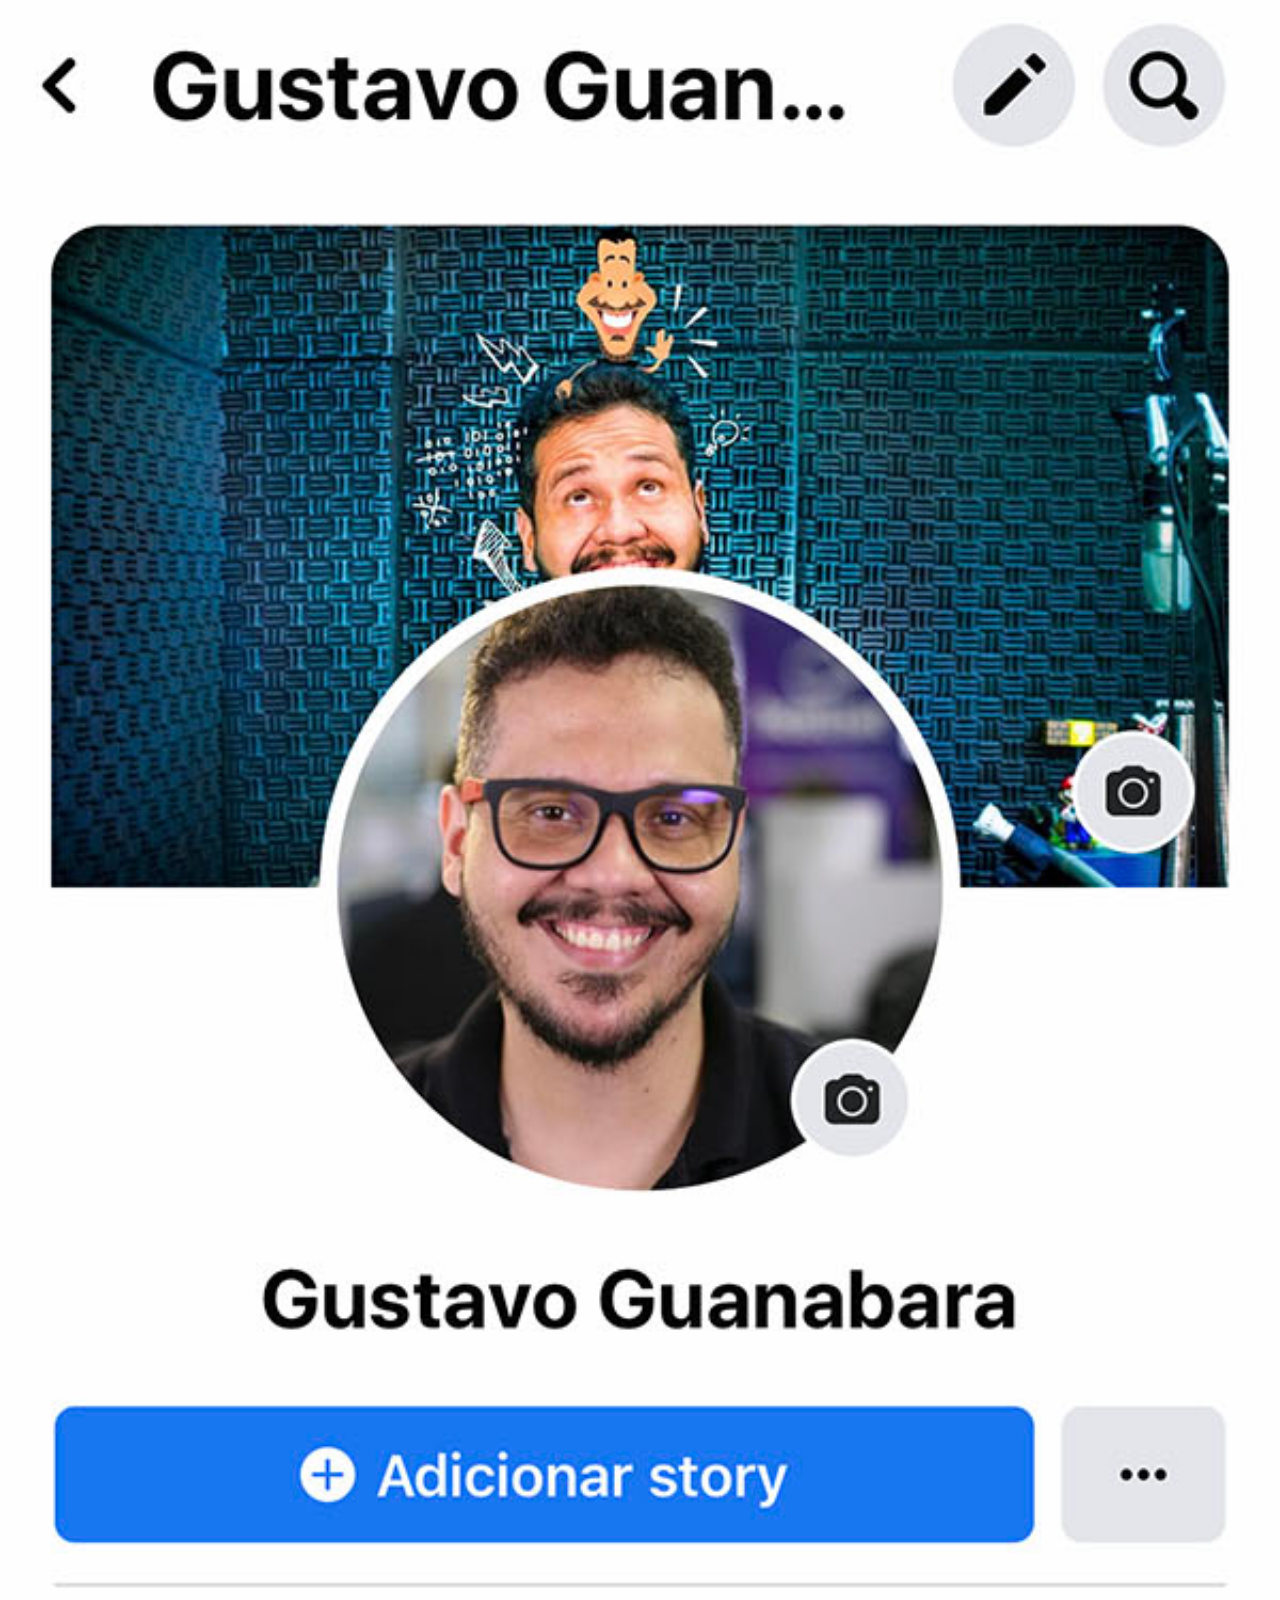
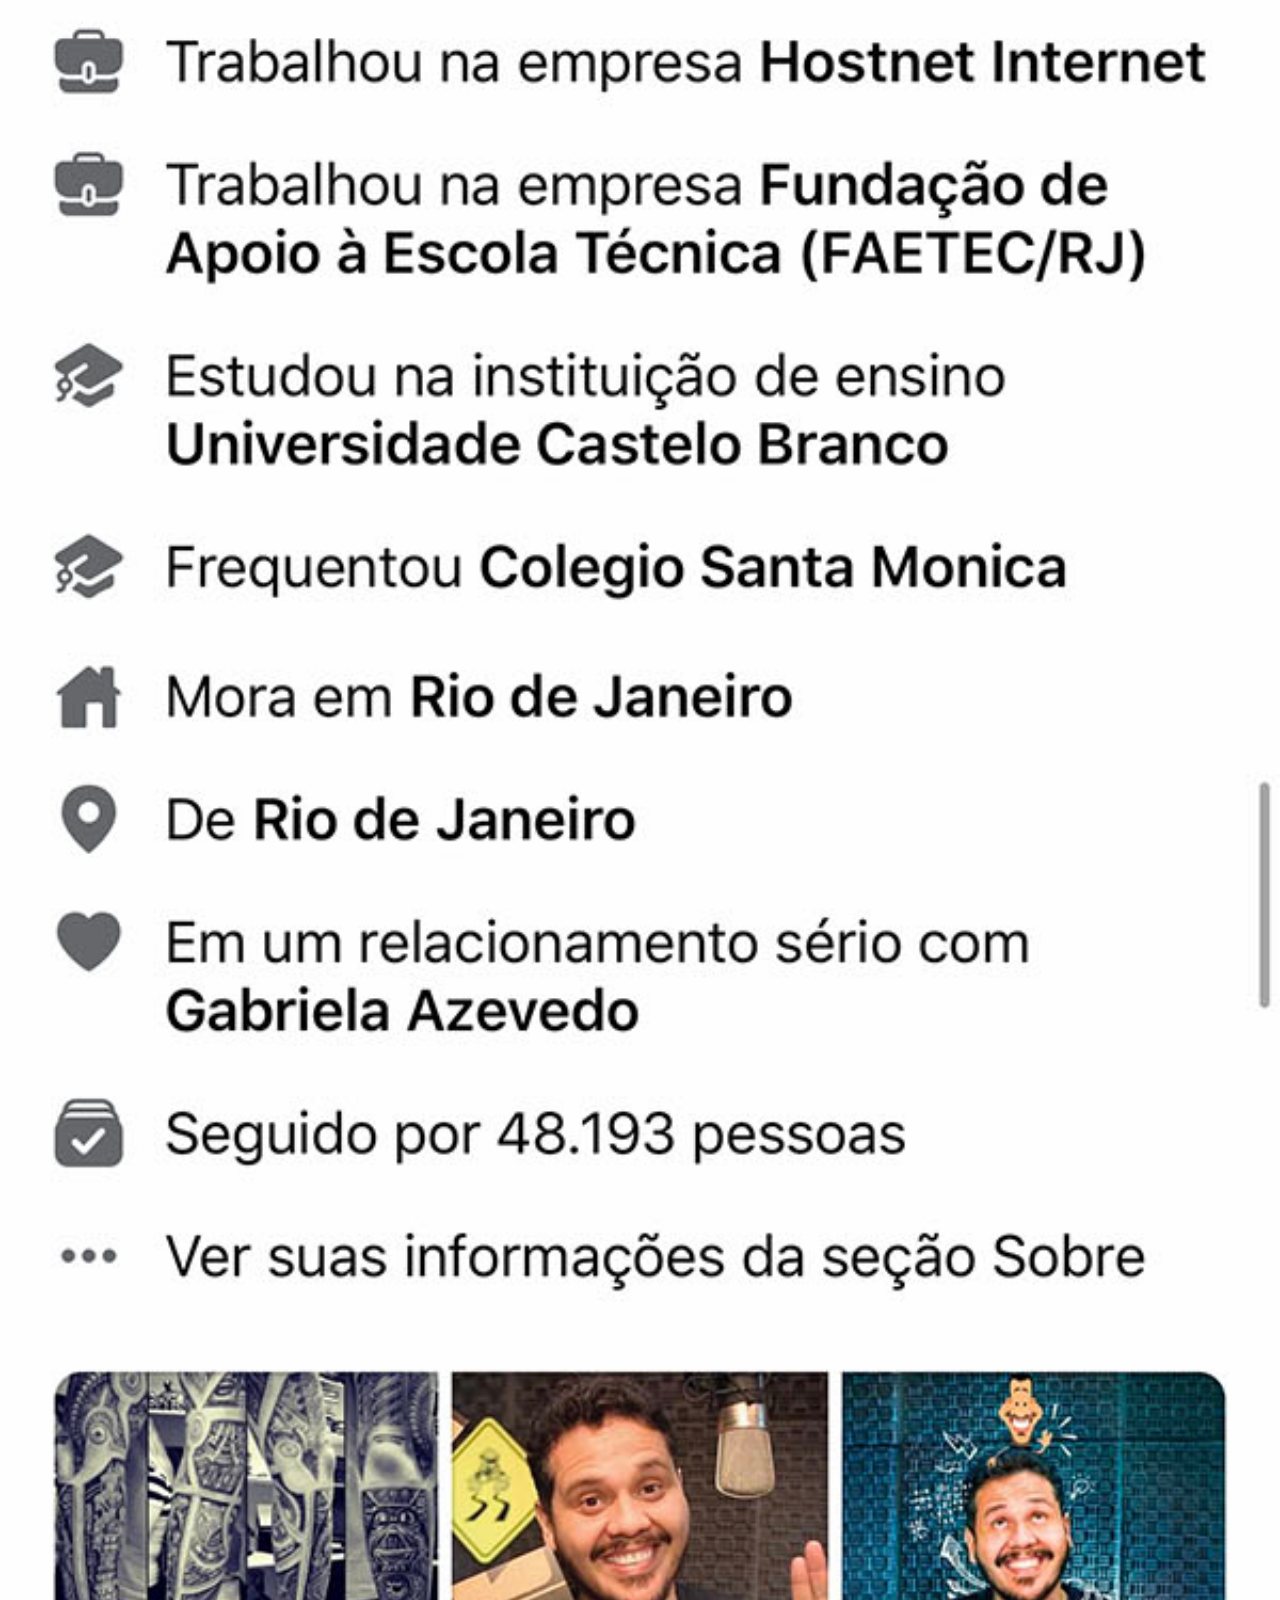
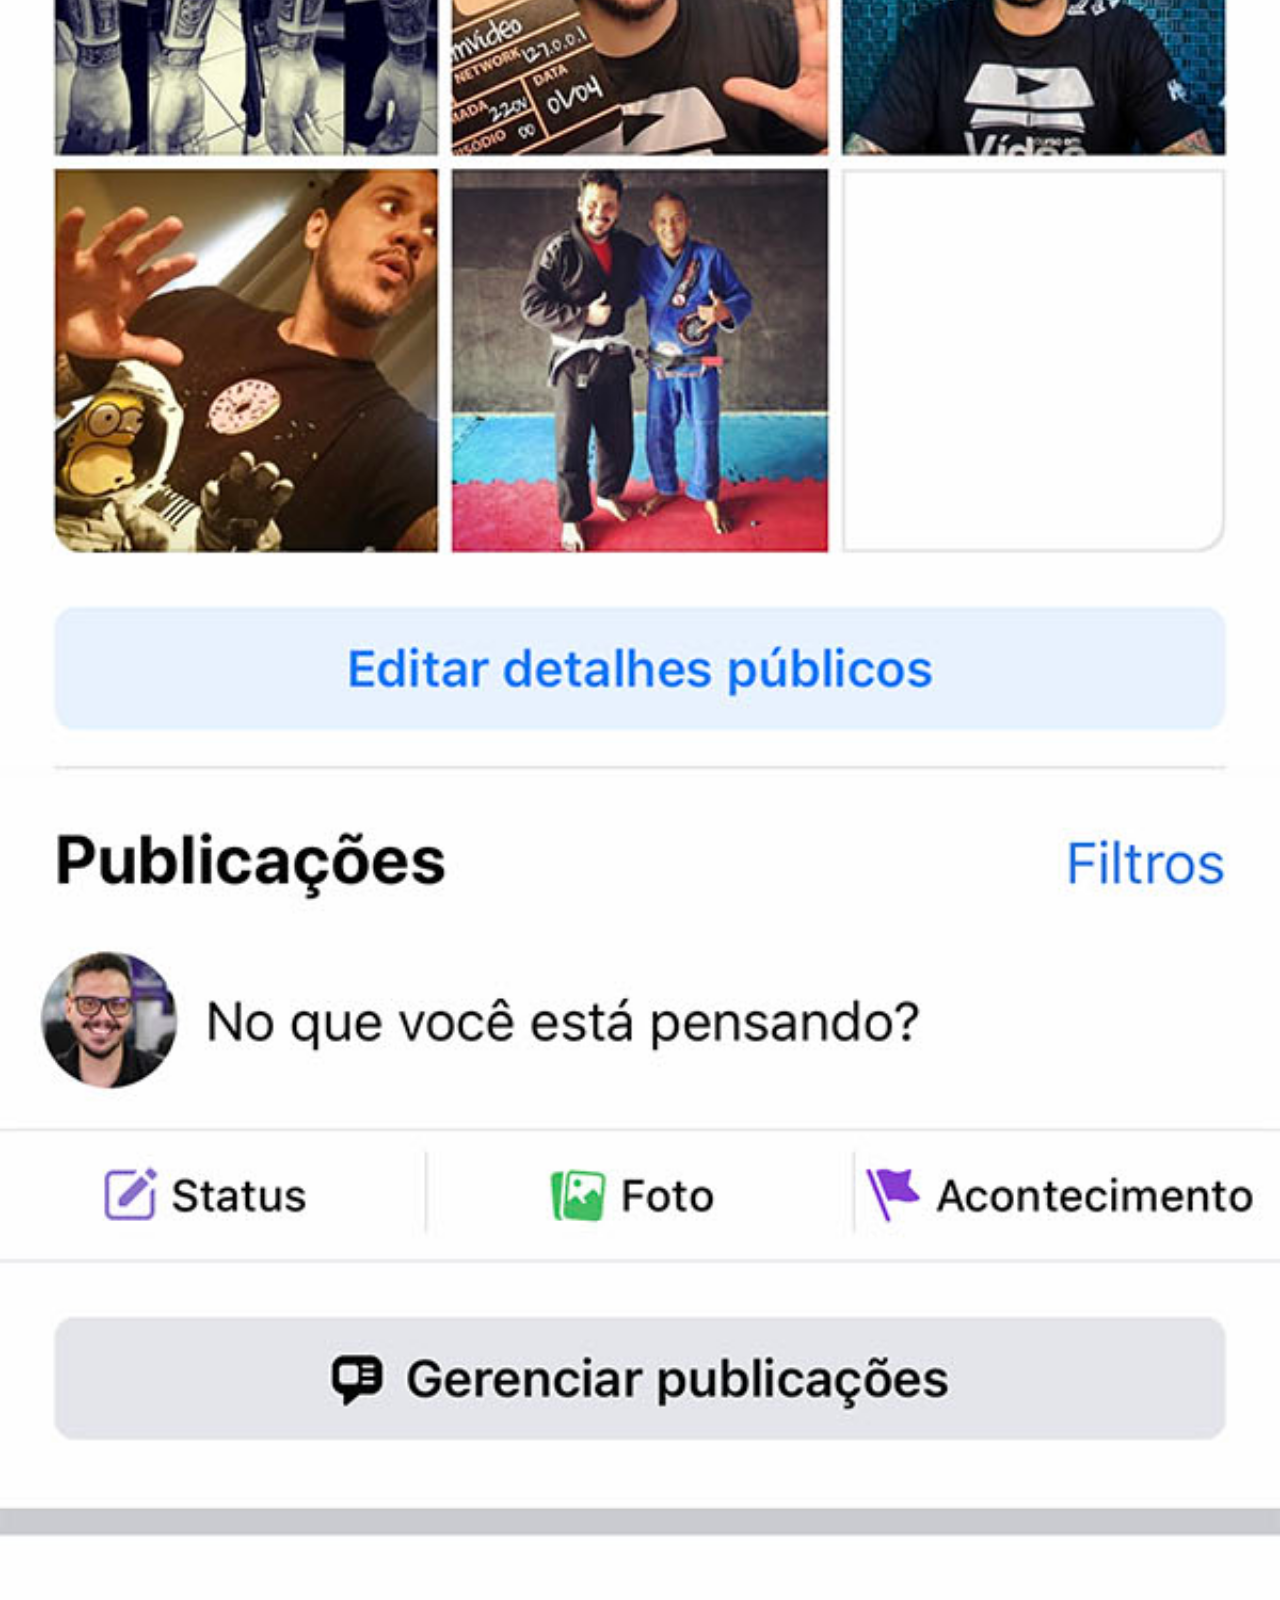
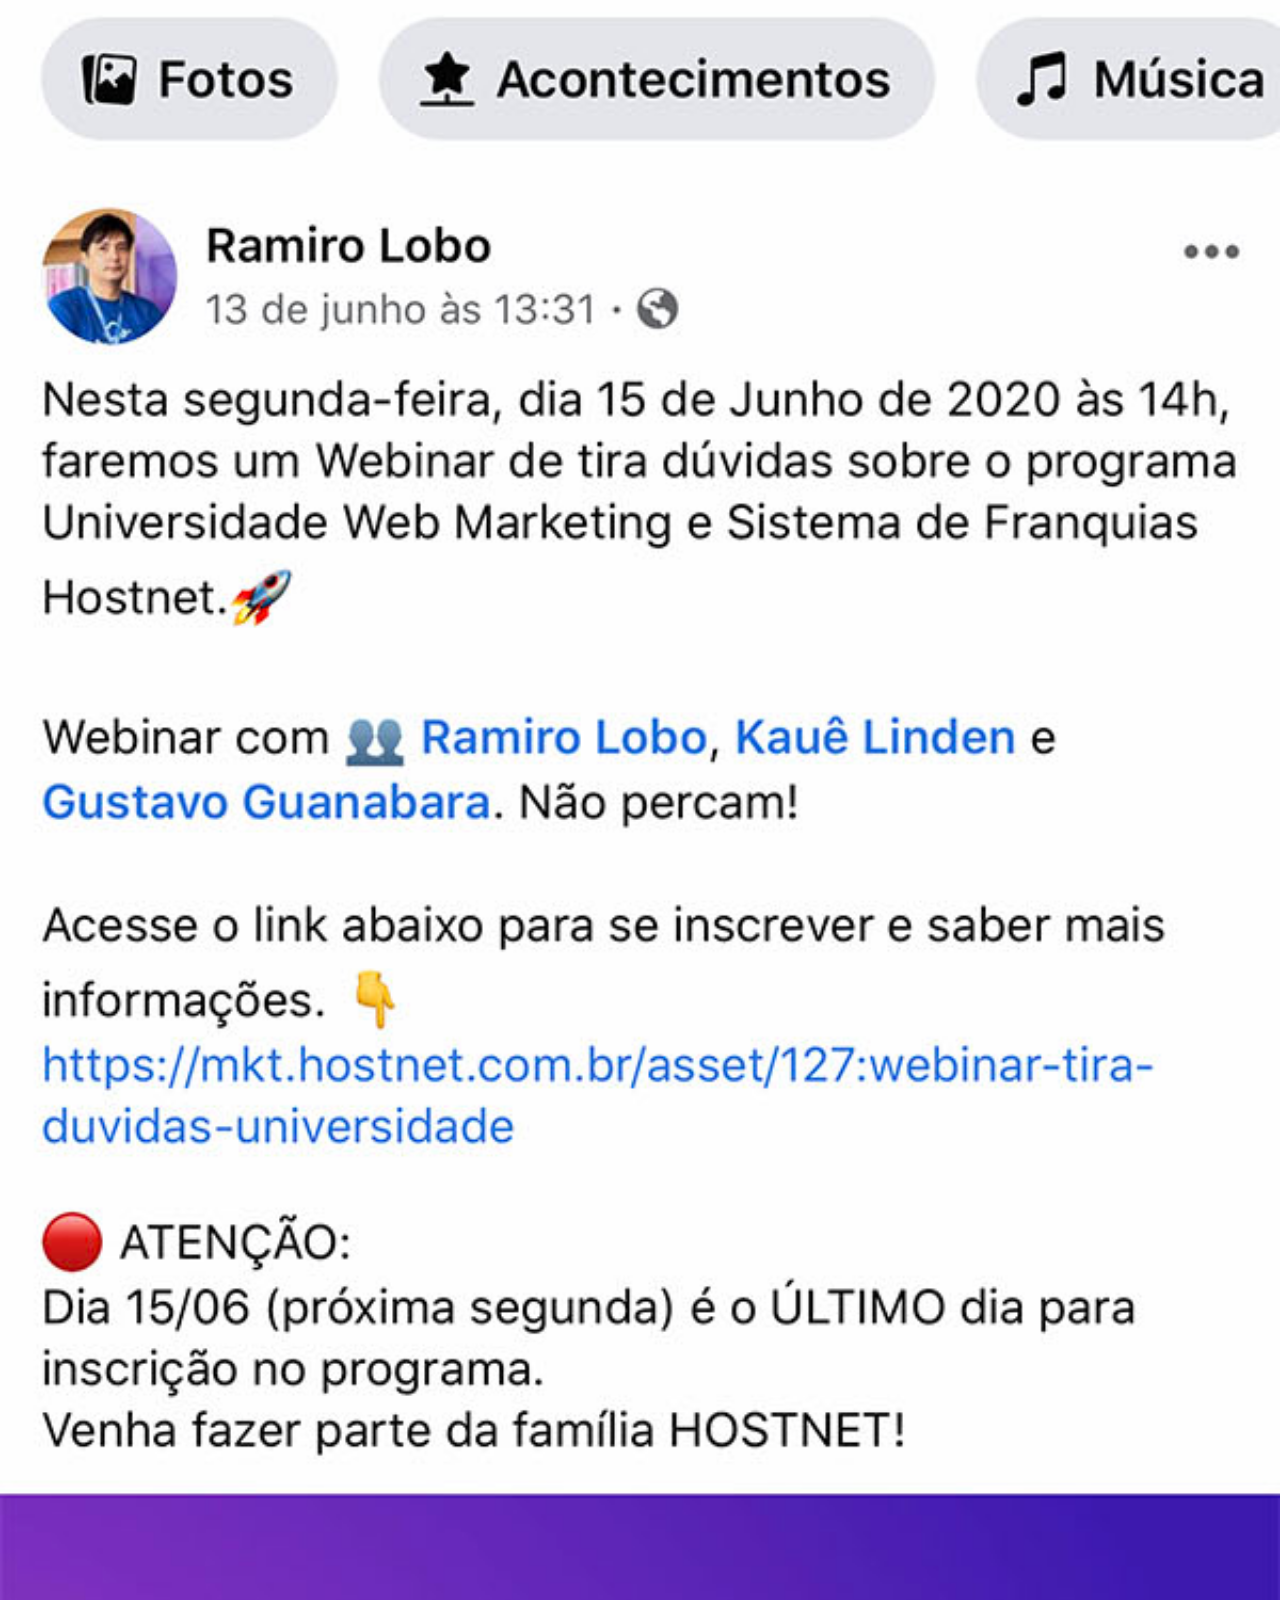
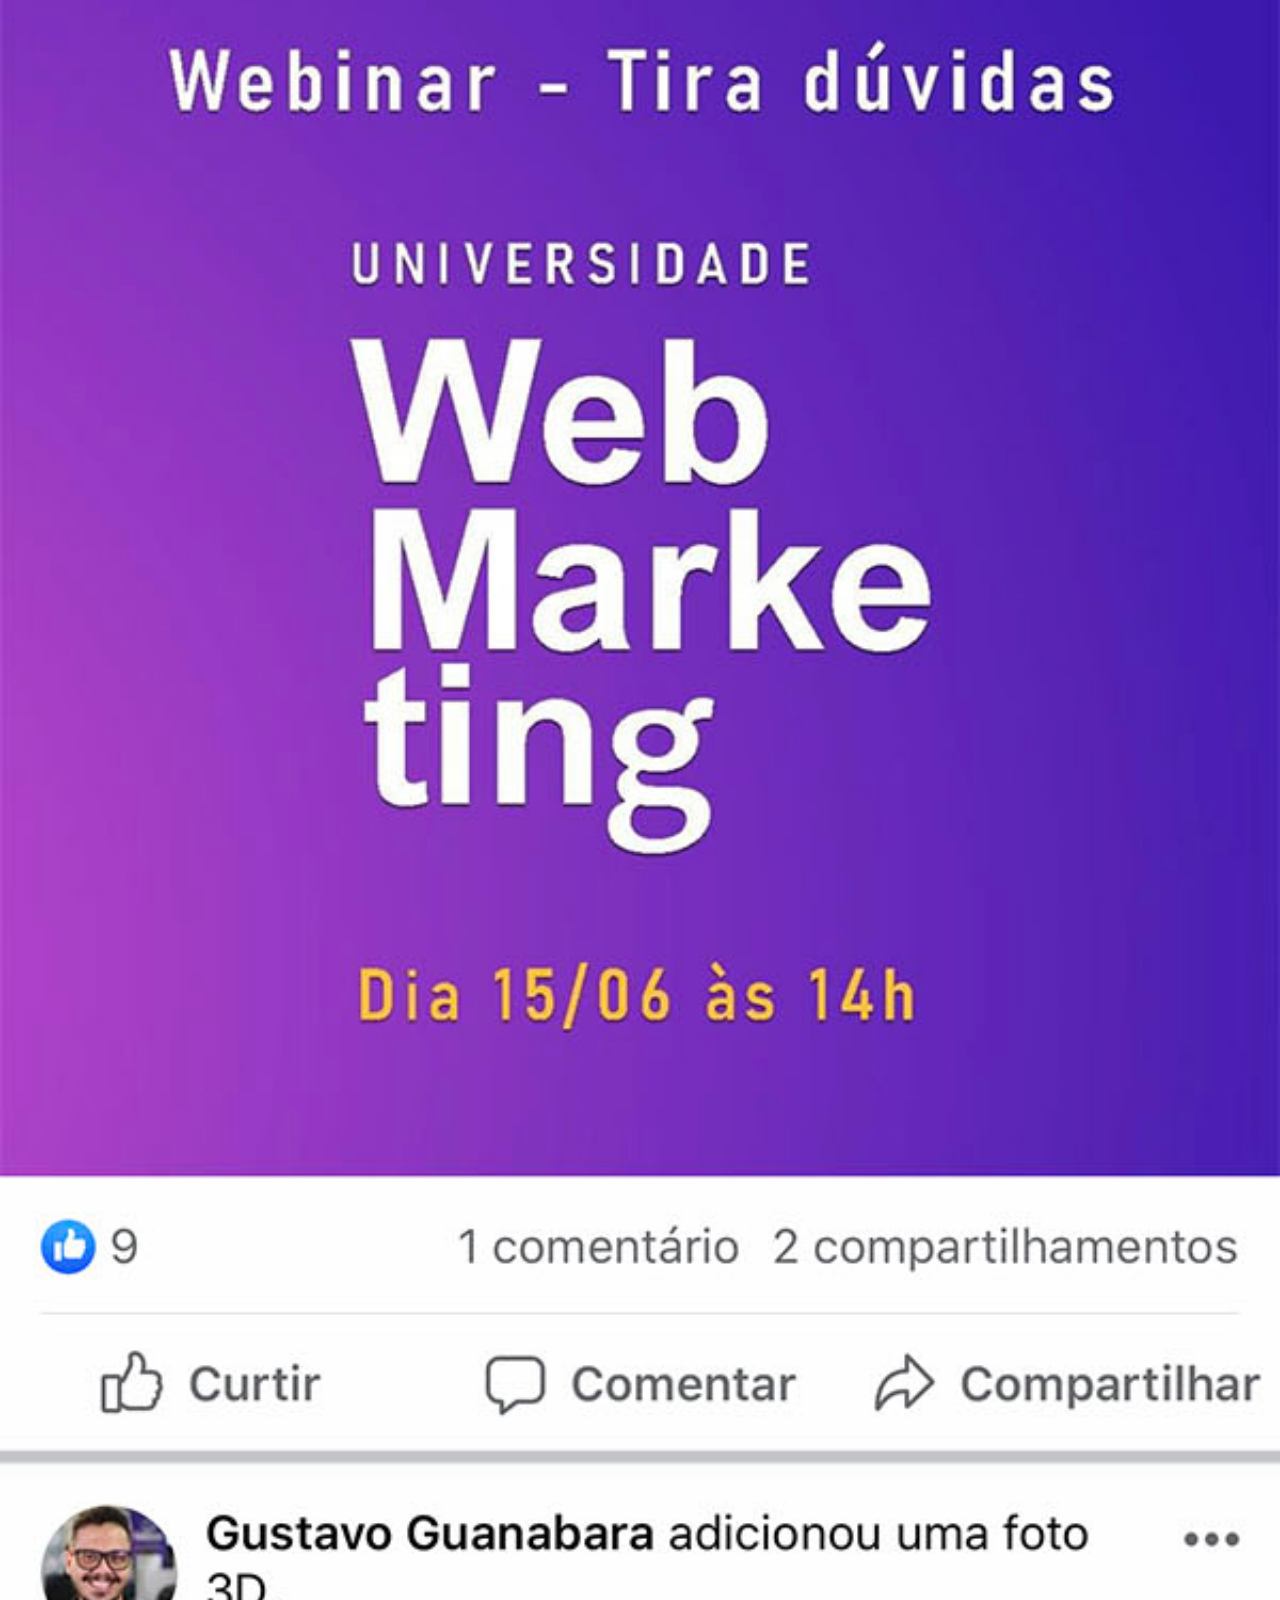
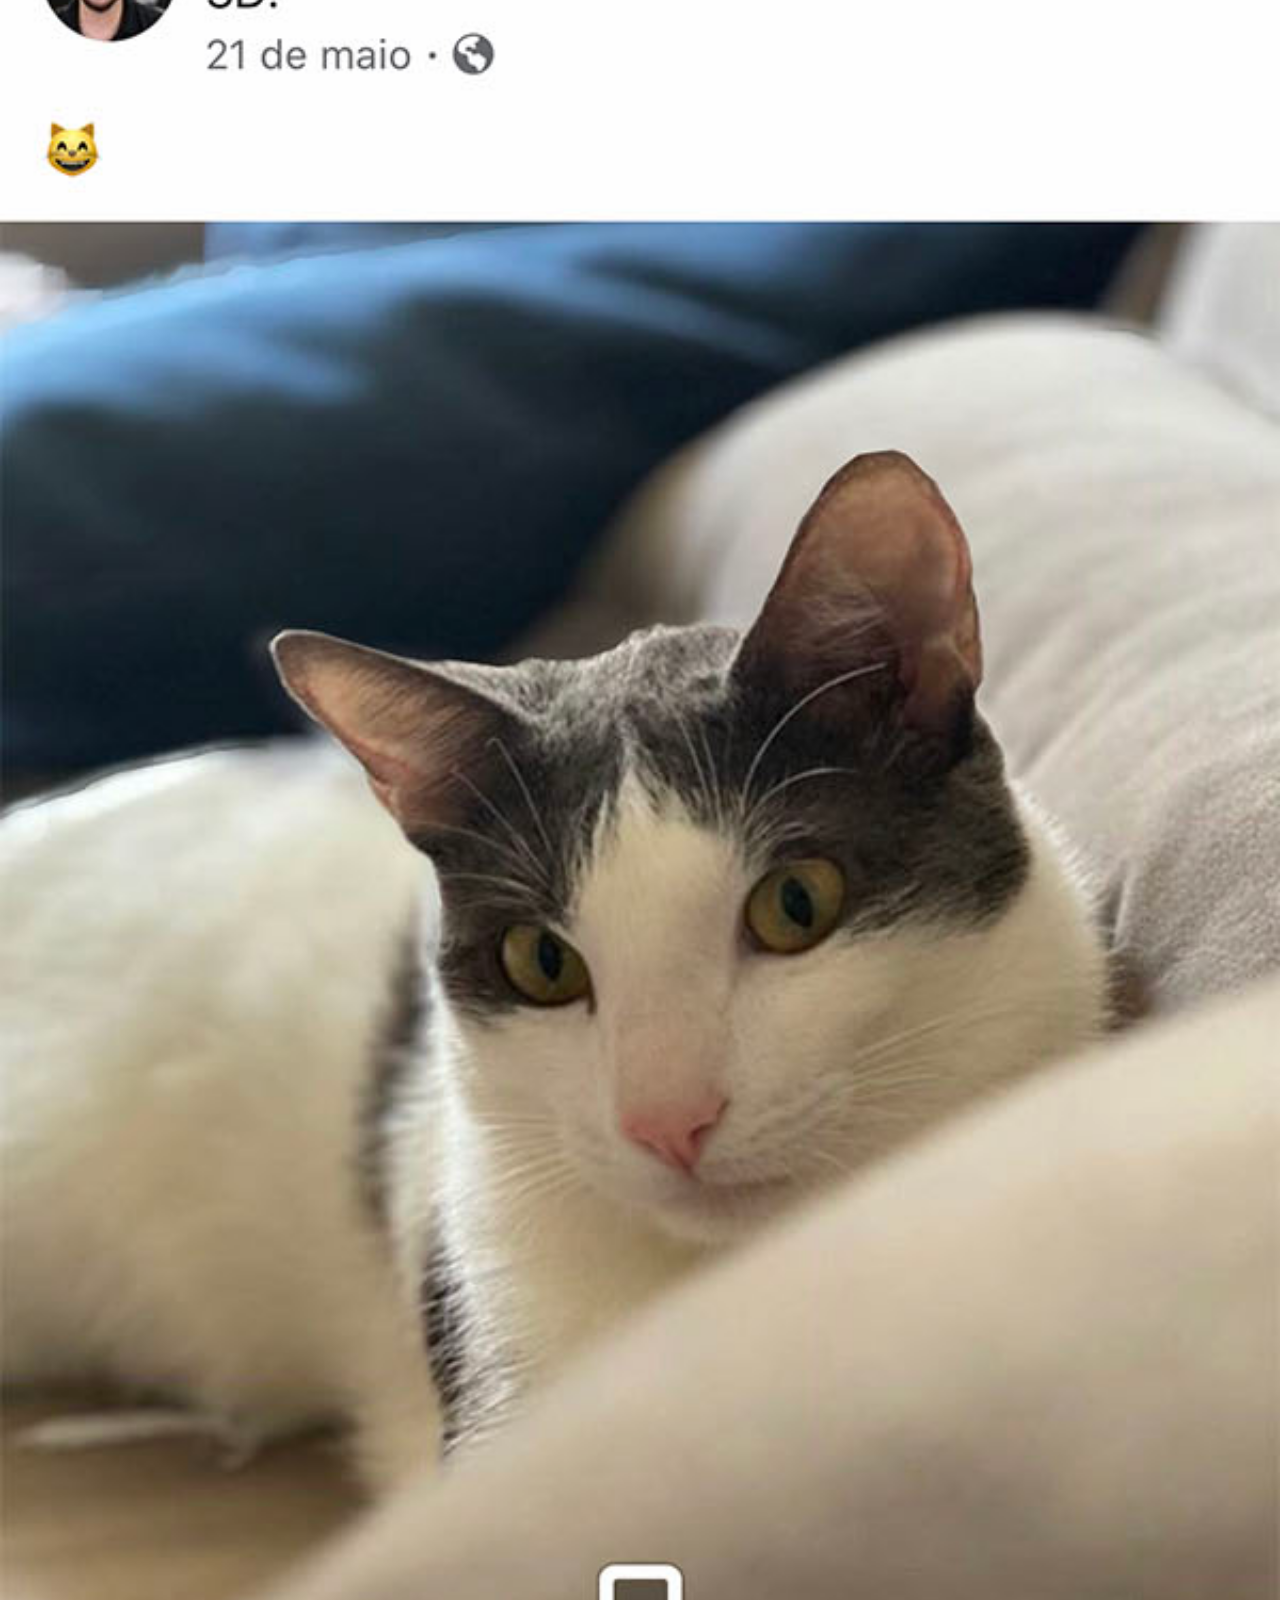
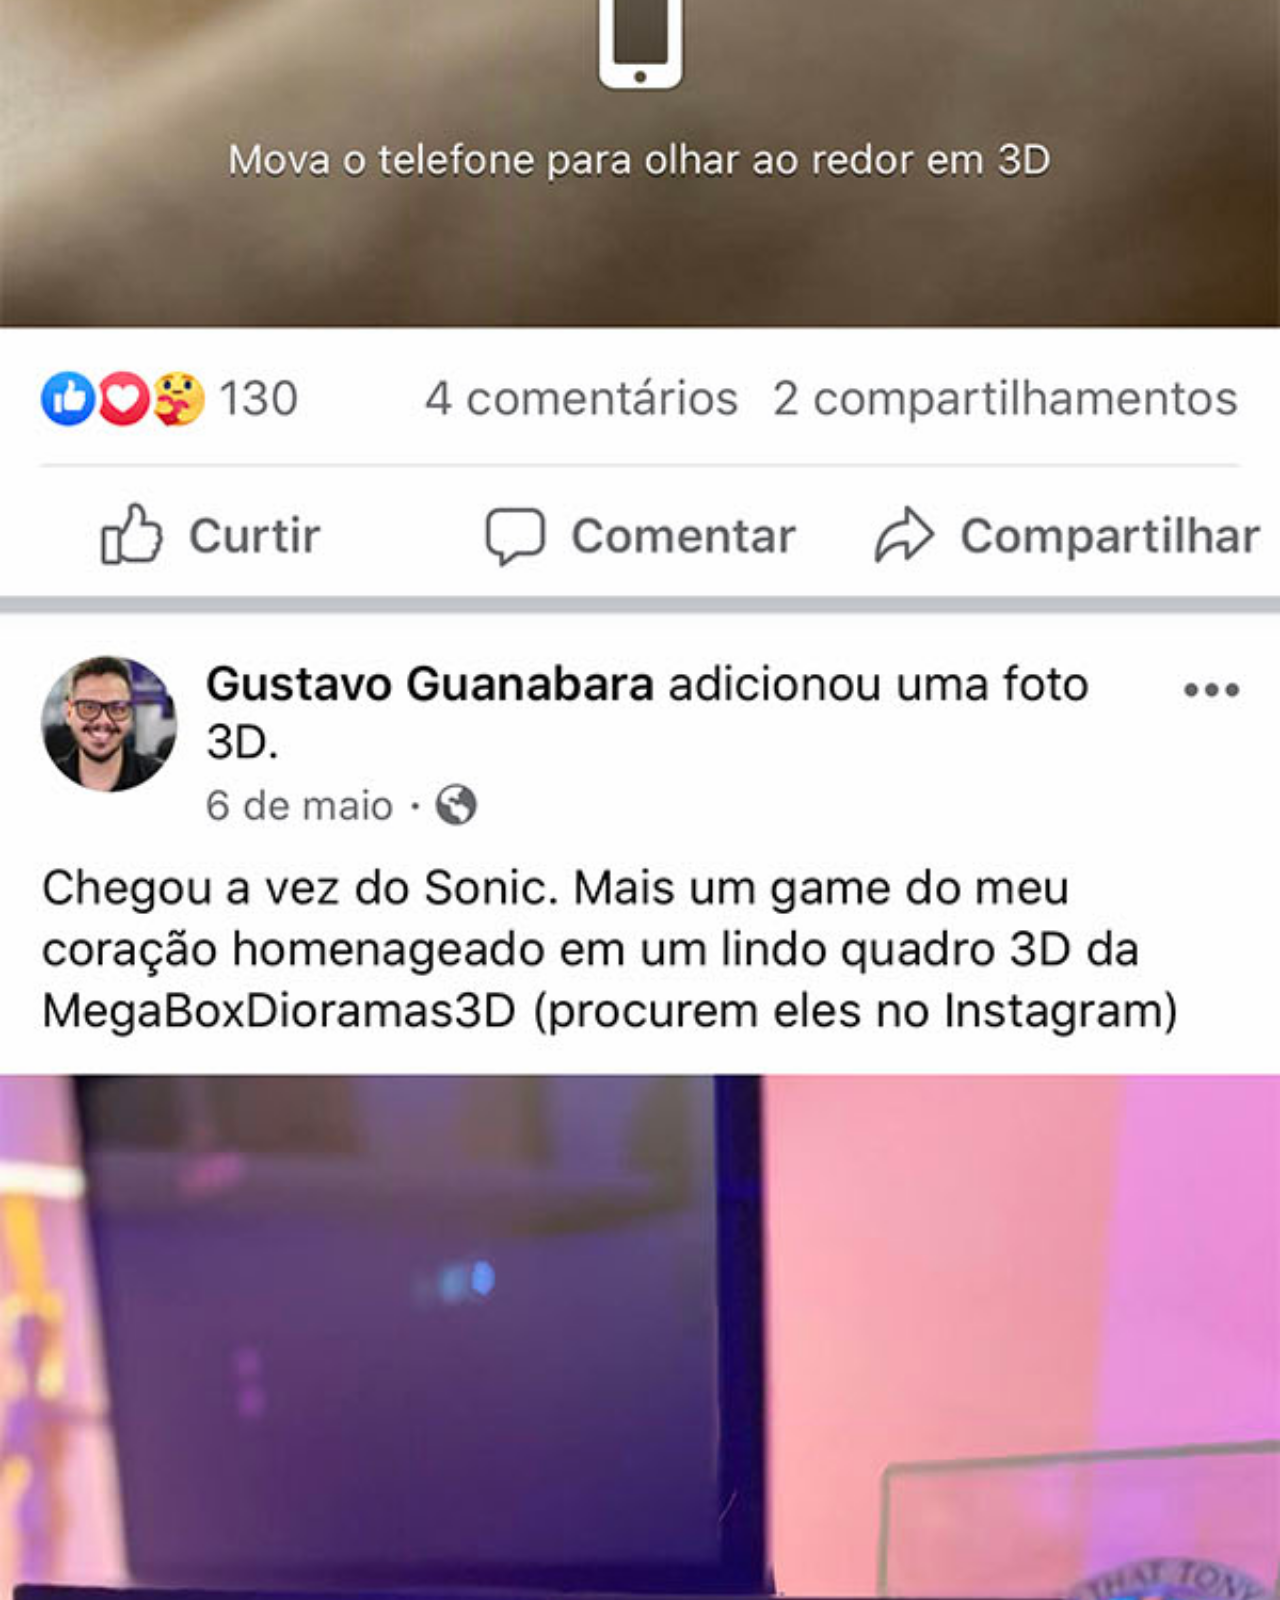
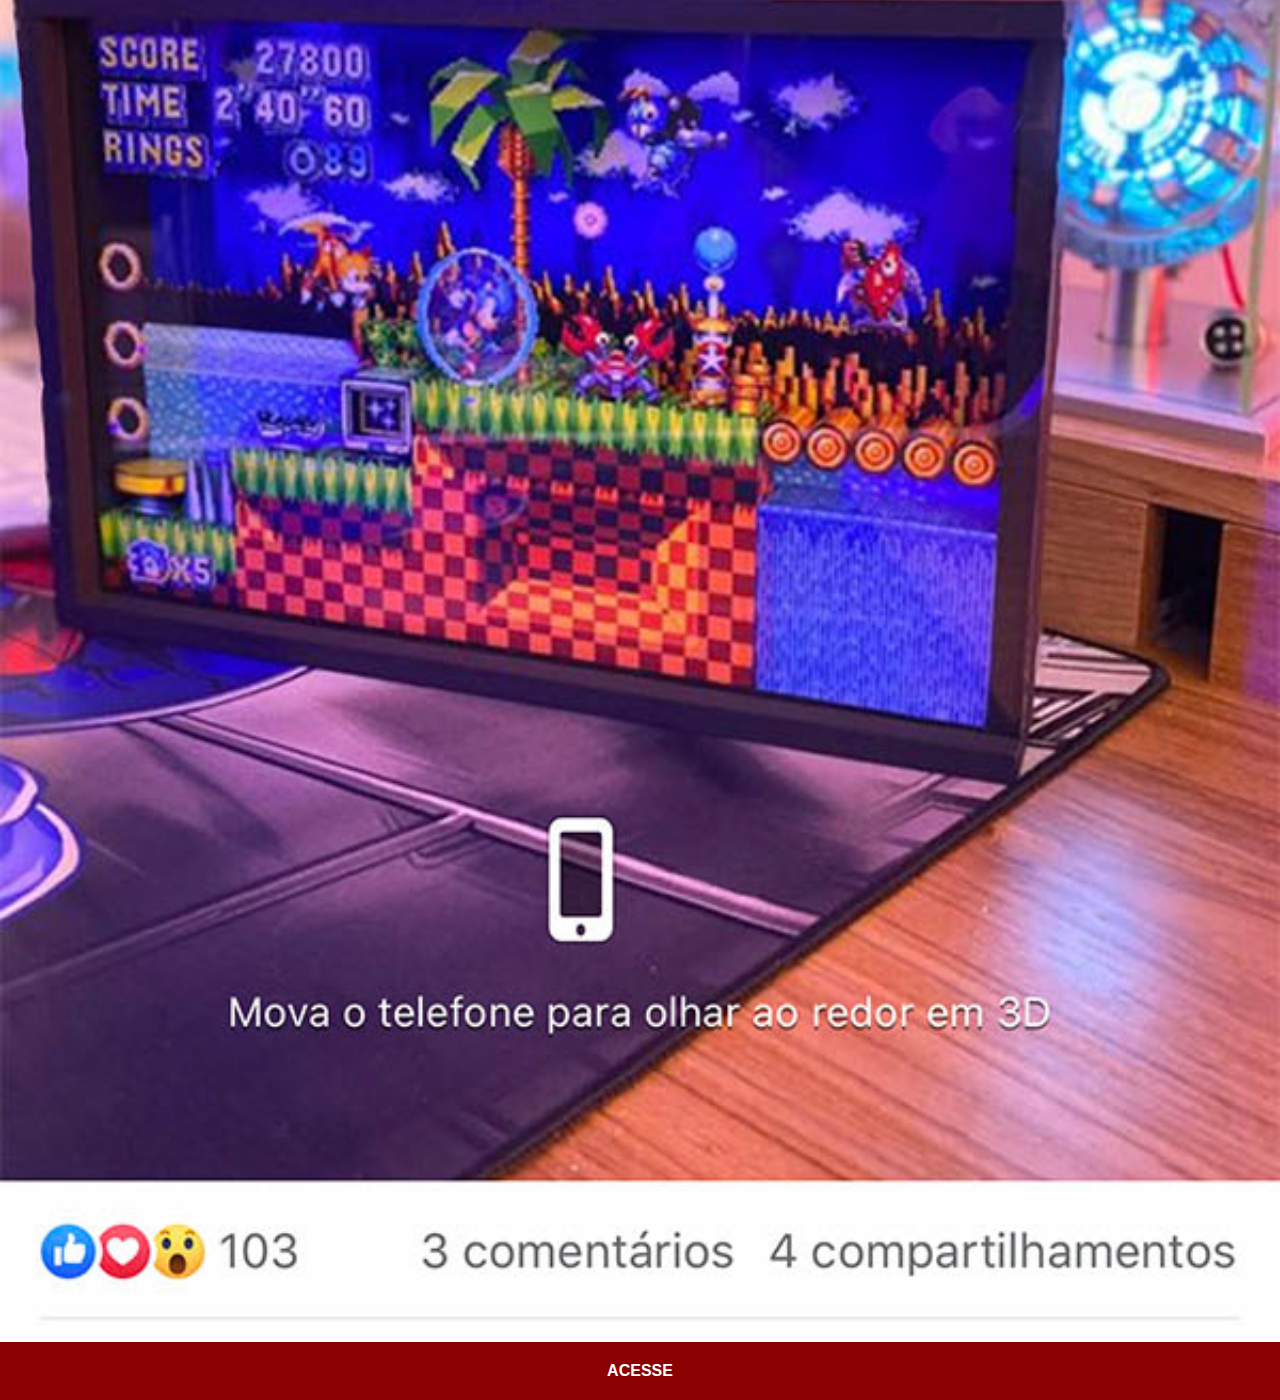
<file: facebook.html>
<!DOCTYPE html>
<html lang="pt-br">
<head>
    <meta charset="UTF-8">
    <meta name="viewport" content="width=device-width, initial-scale=1.0">
    <link rel="stylesheet" href="estilos/social.css">
    <title>Document</title>
</head>
<body>
    <img src="imagens/tela-facebook.jpg" alt="Facebook">
    <a href="" target="_blank">ACESSE</a>
</body>
</html>
</file>
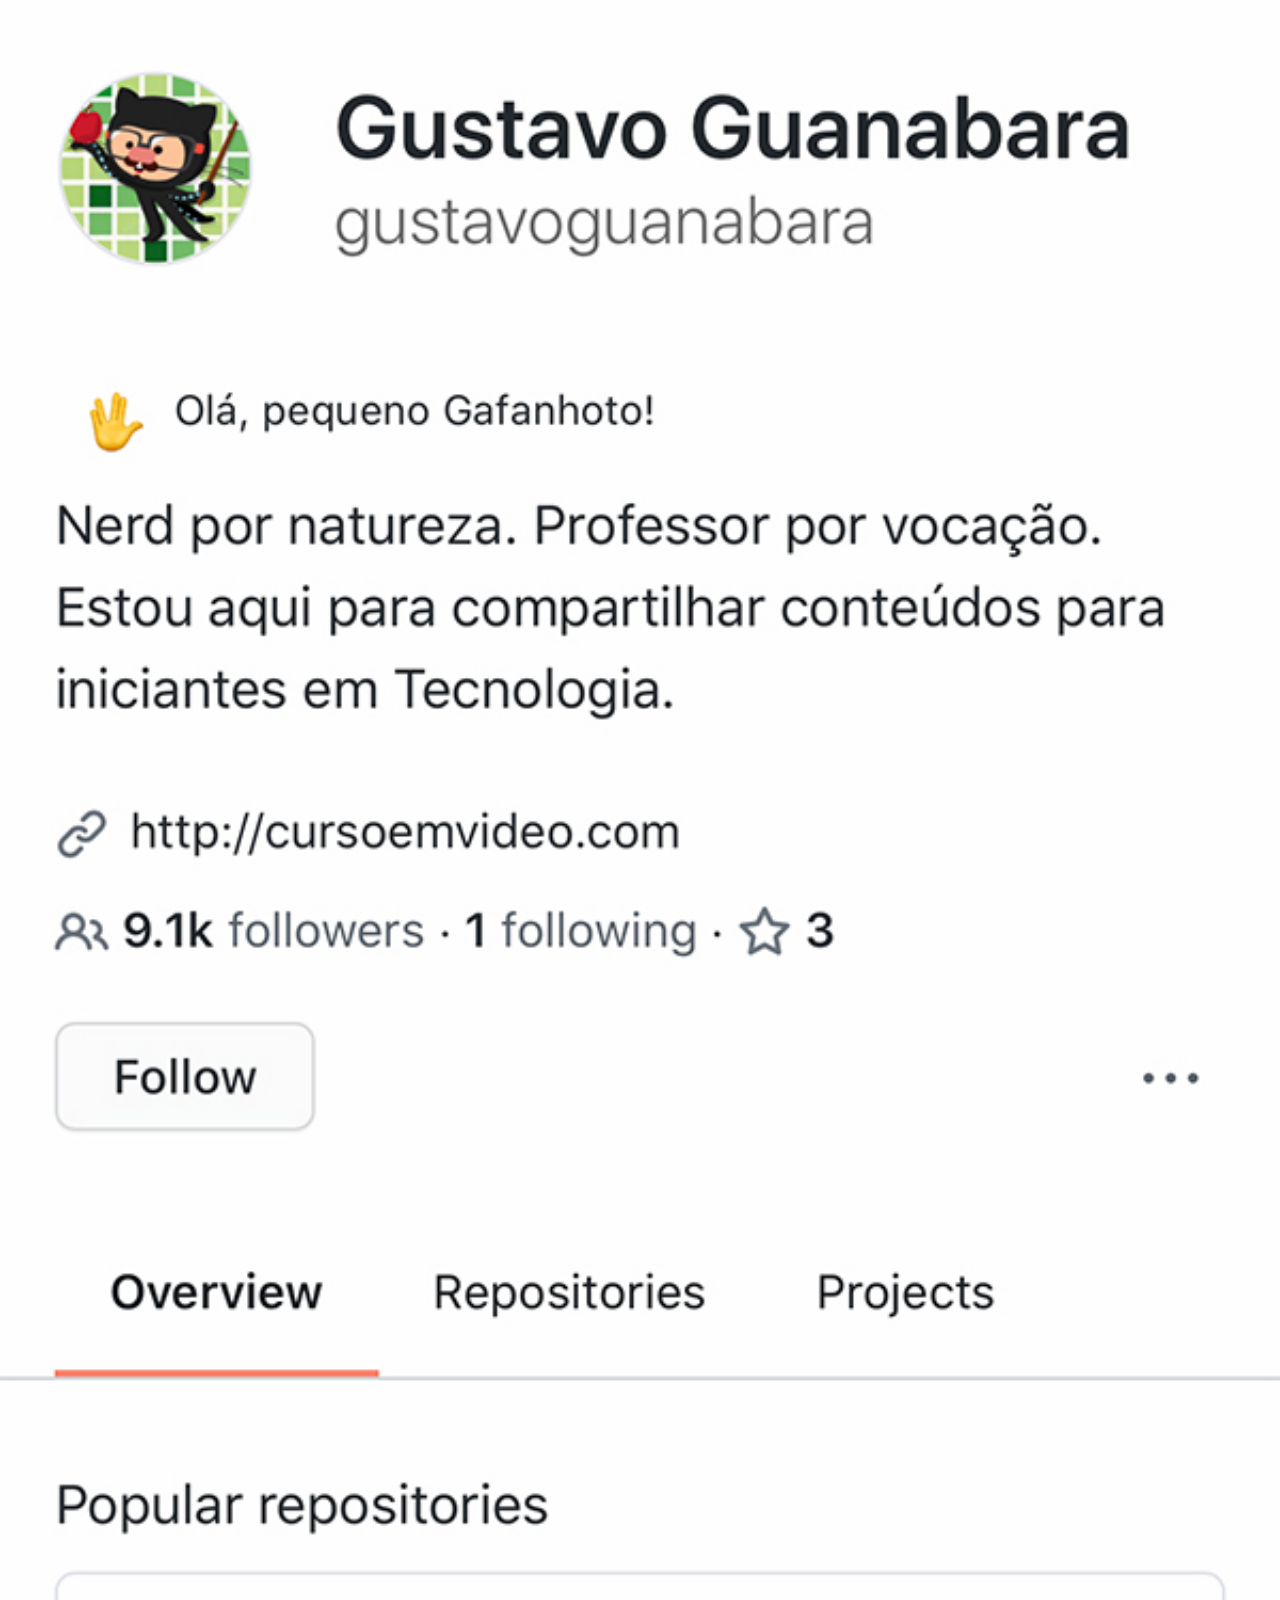
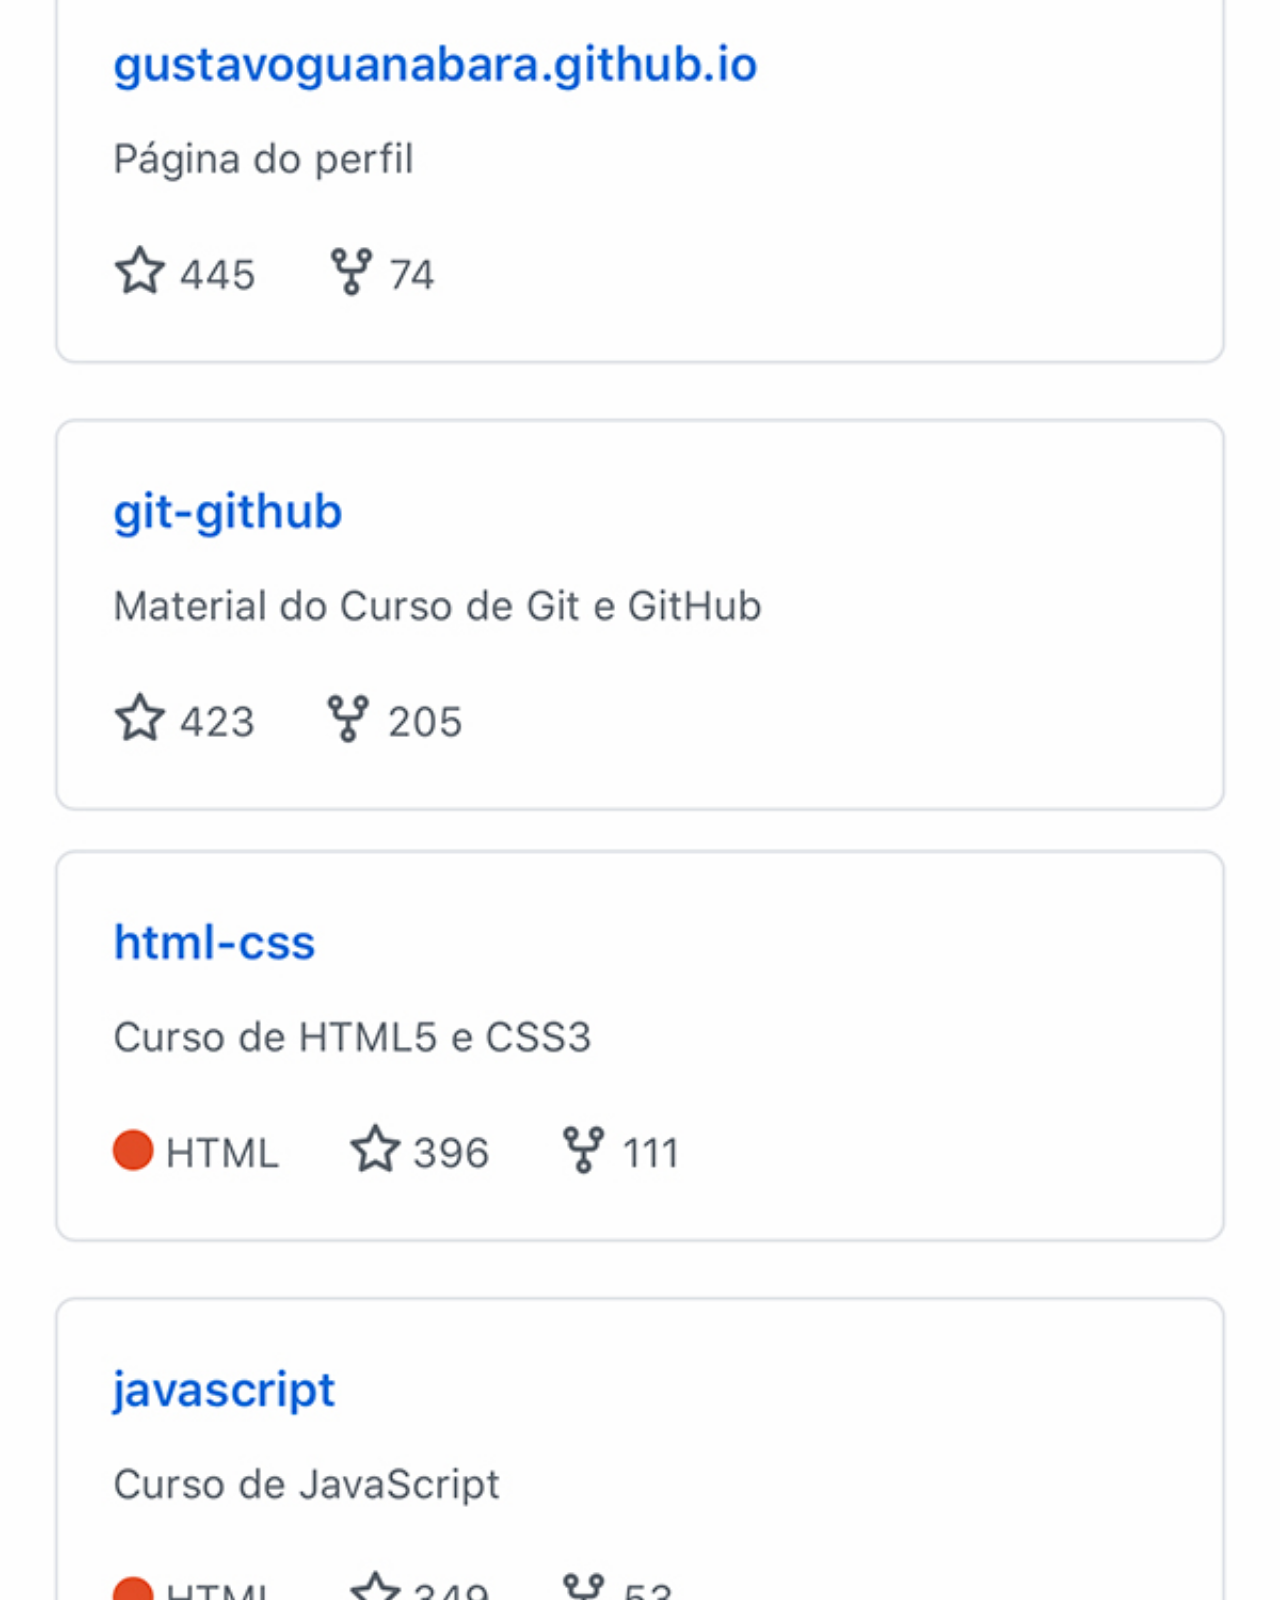
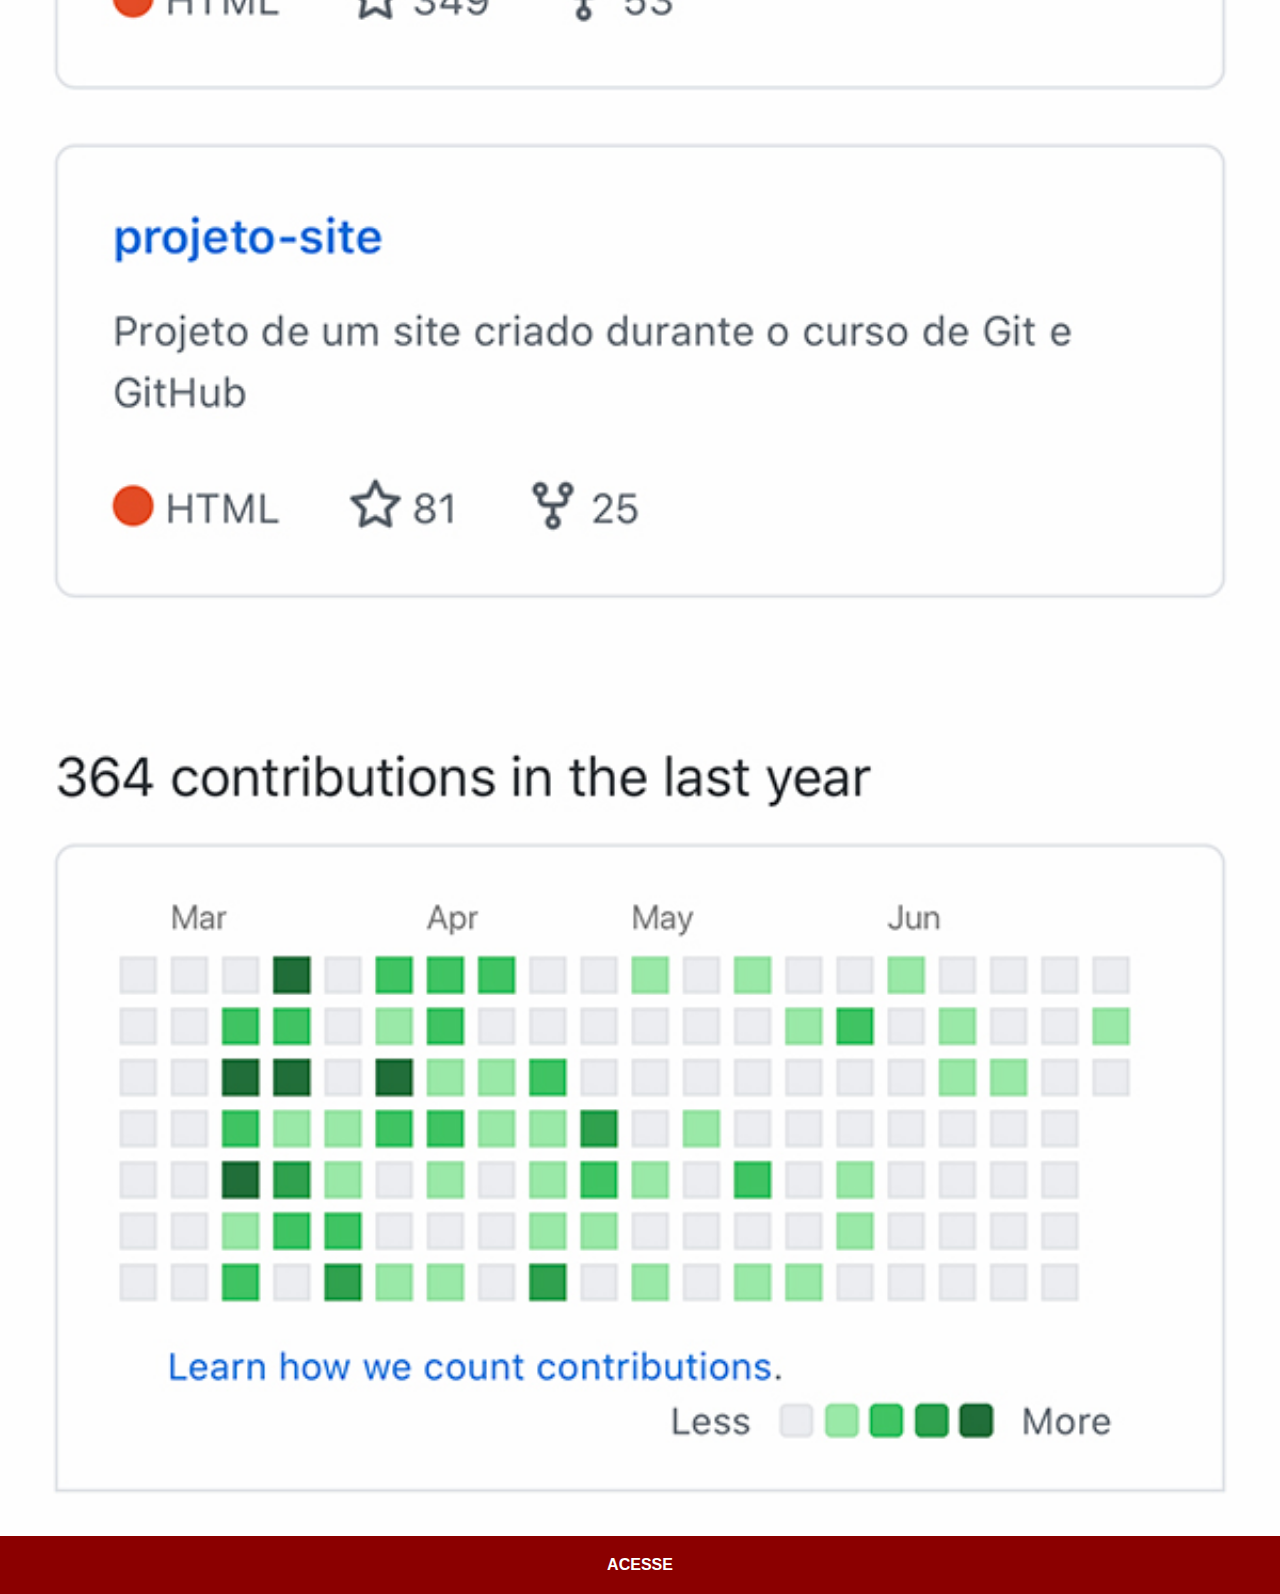
<file: github.html>
<!DOCTYPE html>
<html lang="pt-br">
<head>
    <meta charset="UTF-8">
    <meta name="viewport" content="width=device-width, initial-scale=1.0">
    <link rel="stylesheet" href="estilos/social.css"">
    <title>Github</title>
</head>
<body>
    <img src="imagens/tela-github.jpg" alt="Github">
    <a href="https://github.com/gustavoguanabara" target="_blank">ACESSE</a>
</body>
</html>
</file>
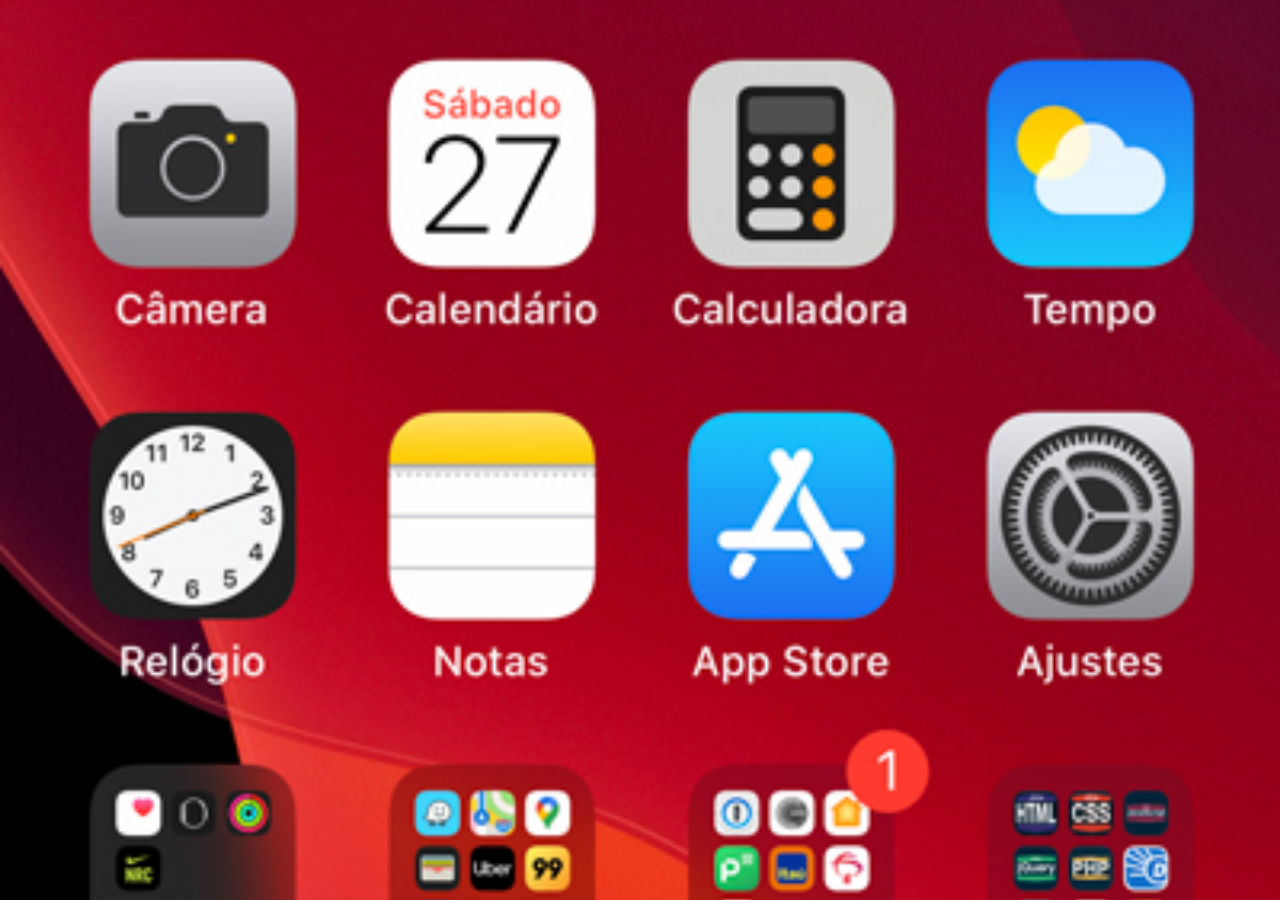
<file: home.html>
<!DOCTYPE html>
<html lang="pt-br">
<head>
    <meta charset="UTF-8">
    <meta name="viewport" content="width=device-width, initial-scale=1.0">
    <title>Home</title>
     <style>
        * {
            margin: 0px;
            padding: 0px;
        }

        body {
            width: 100vw;
            height: 100vh;
            background: black url(imagens/tela-home.jpg) no-repeat top center;
            background-size: cover;
        }
     </style>
</head>
<body>
    
</body>
</html>
</file>
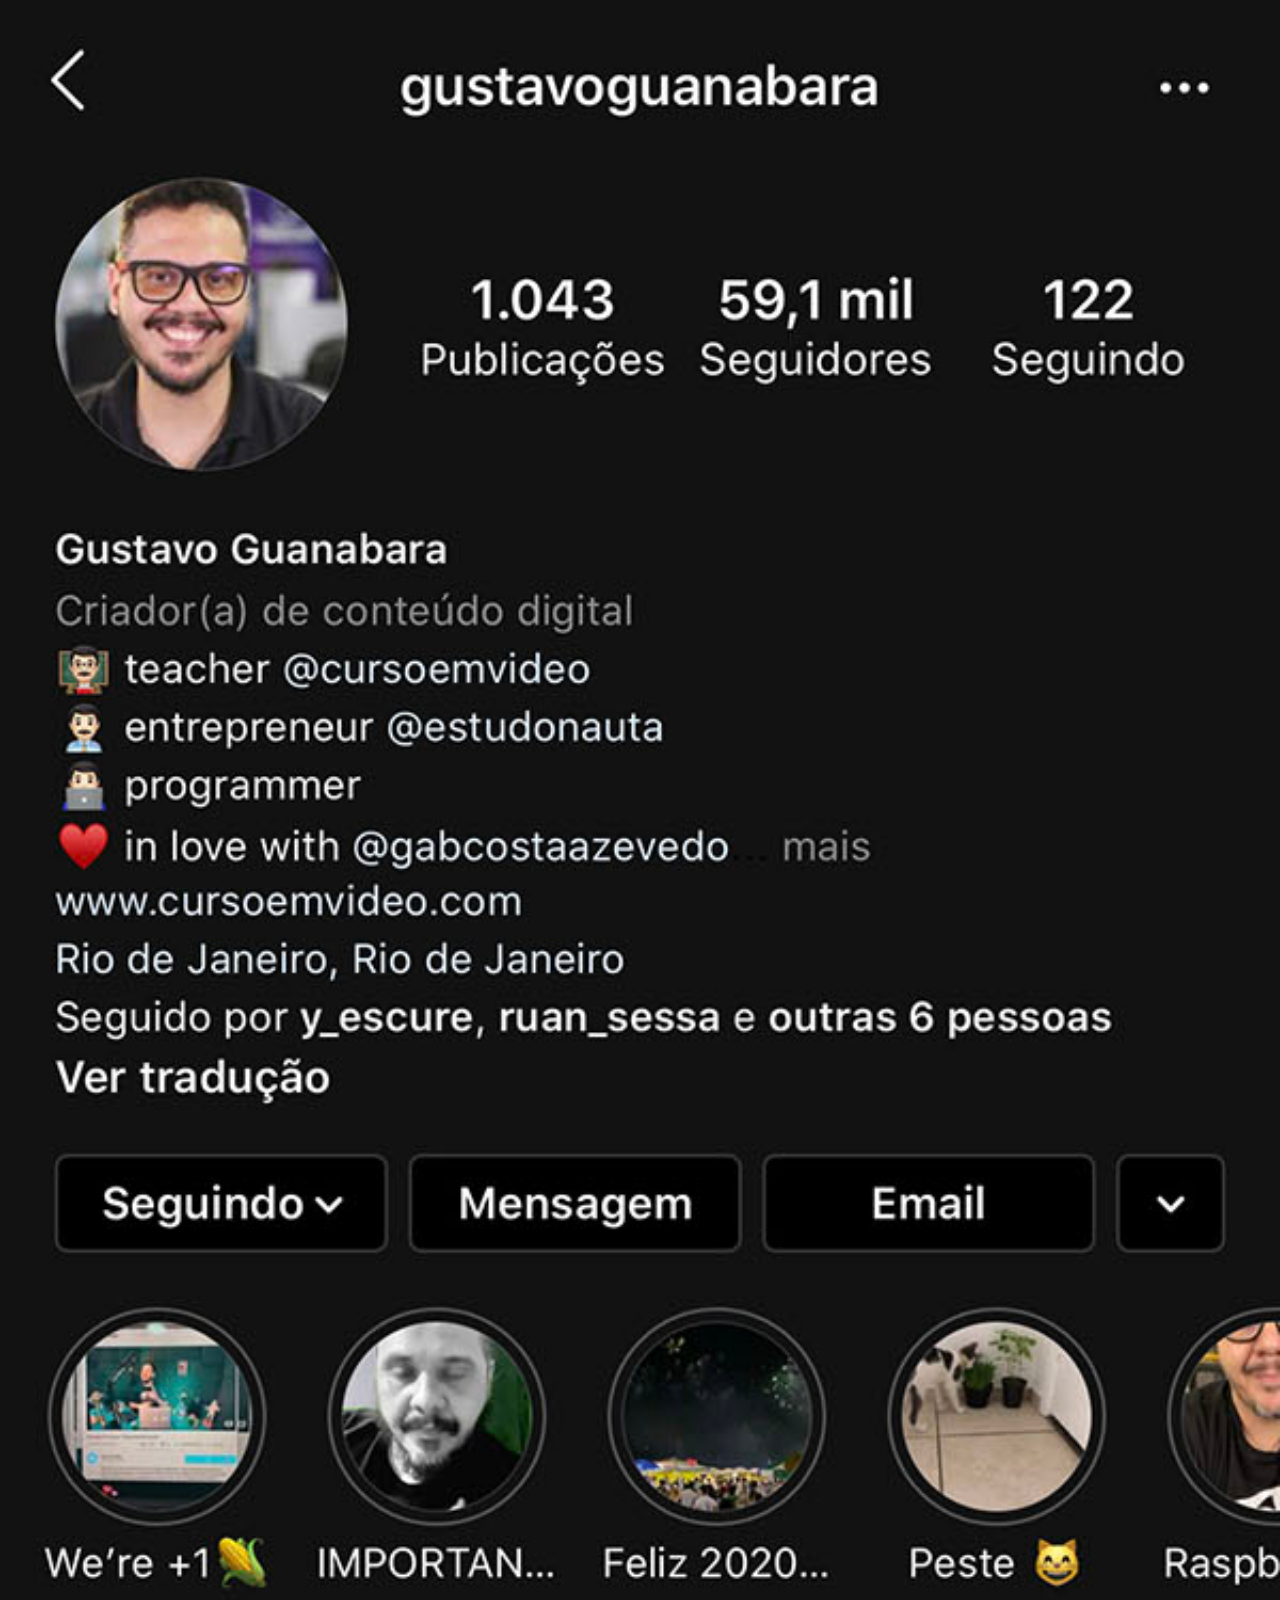
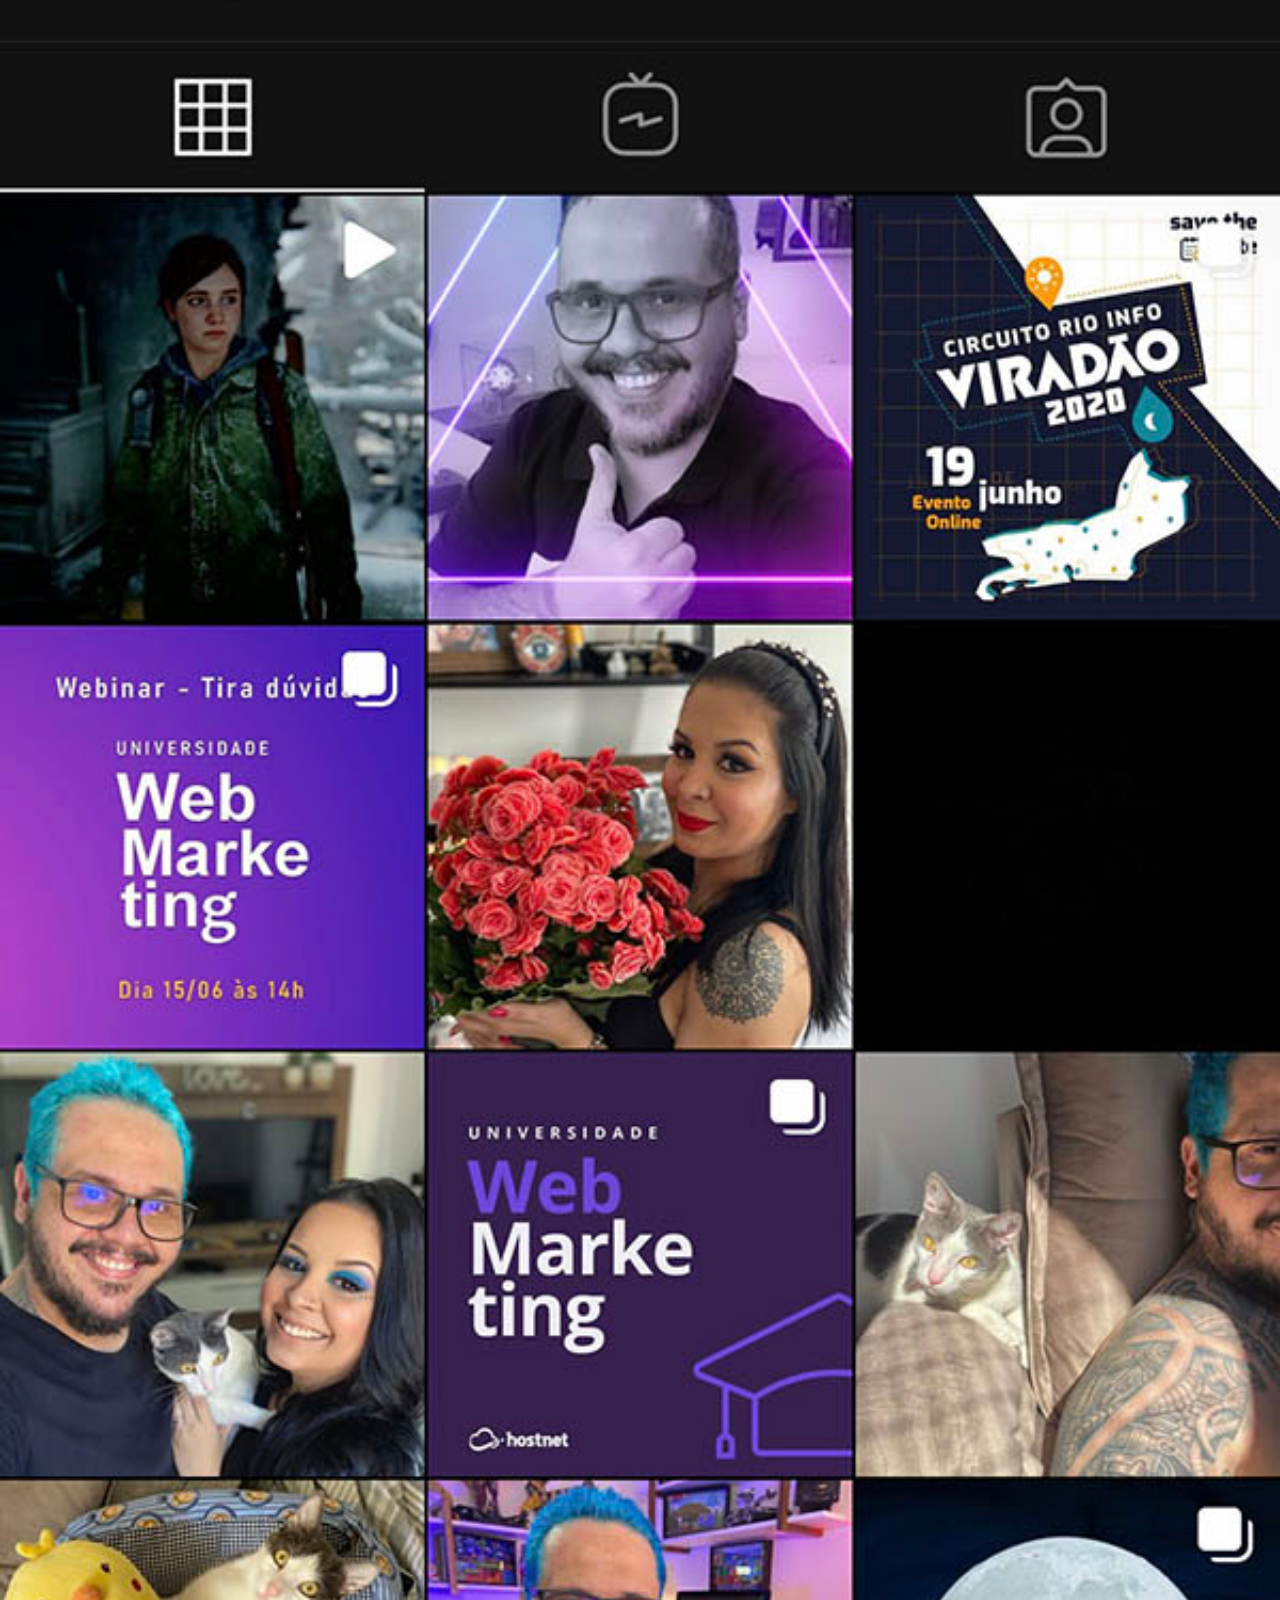
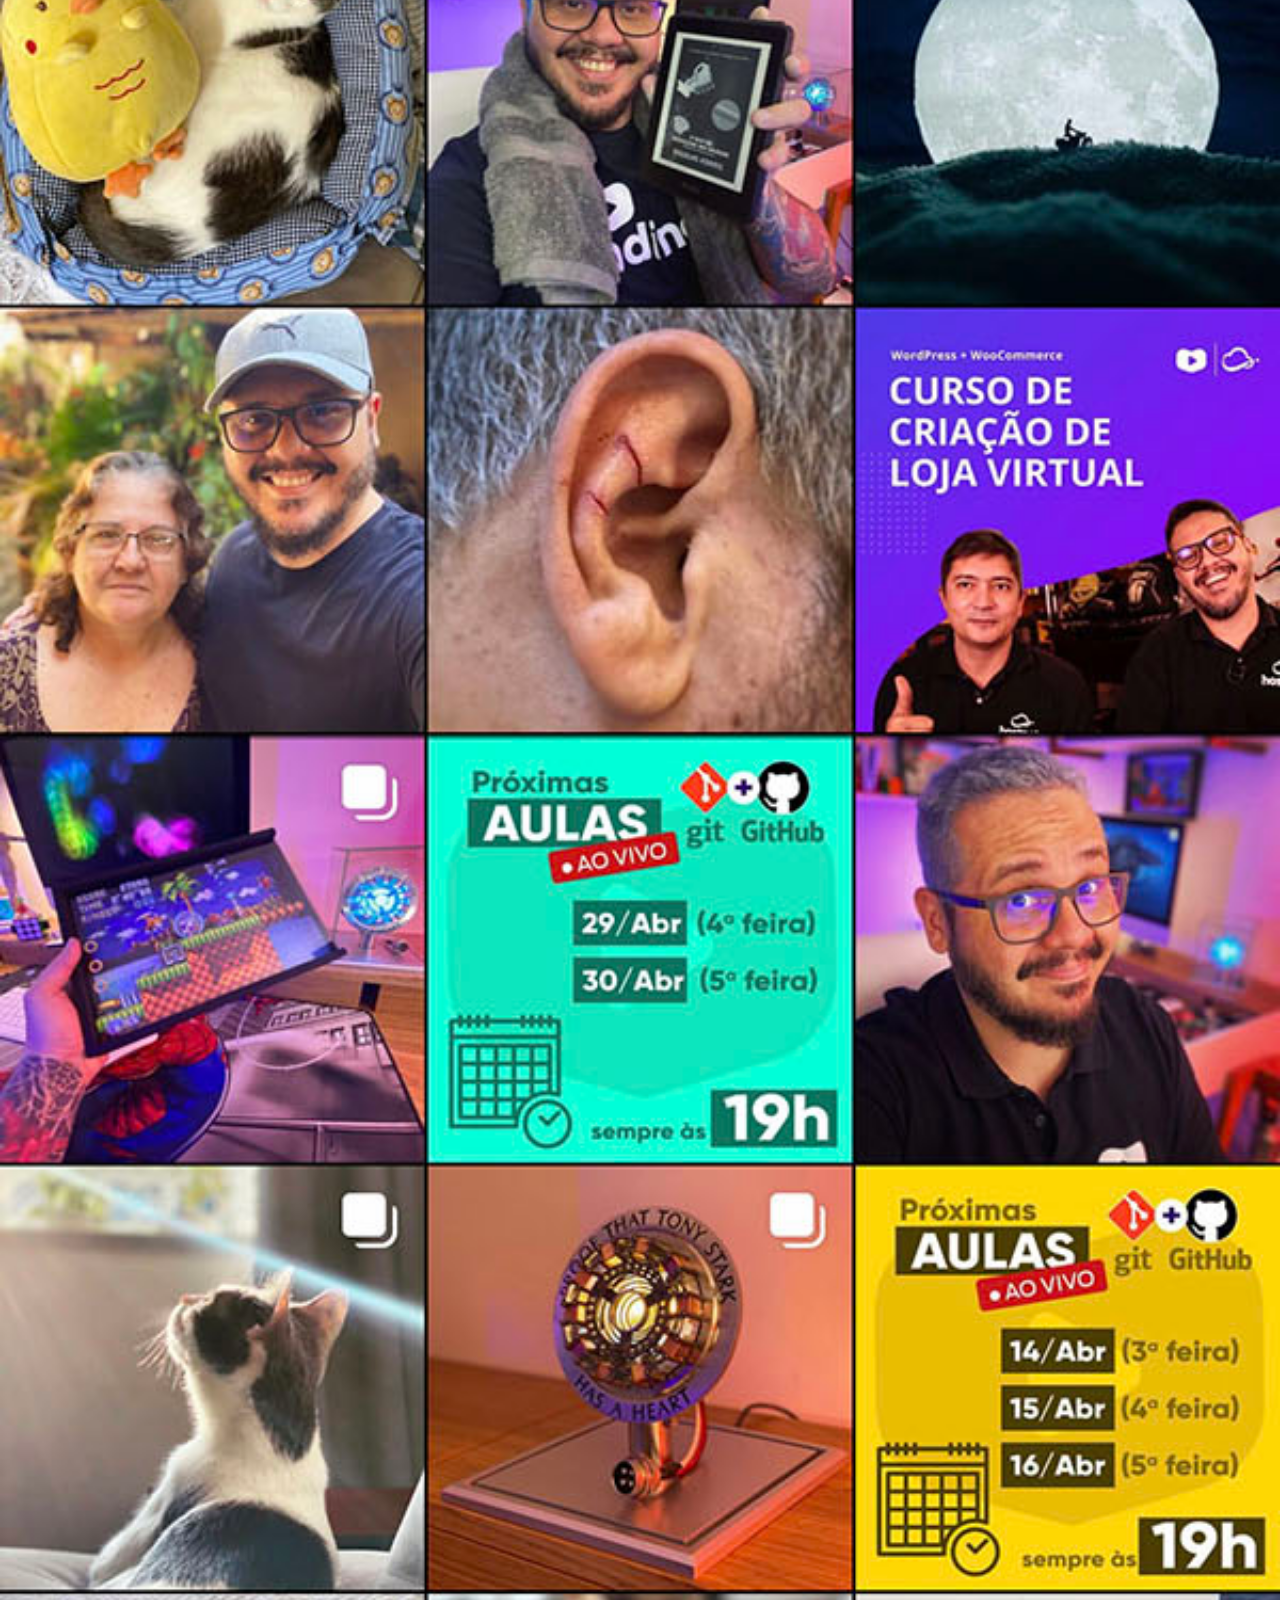
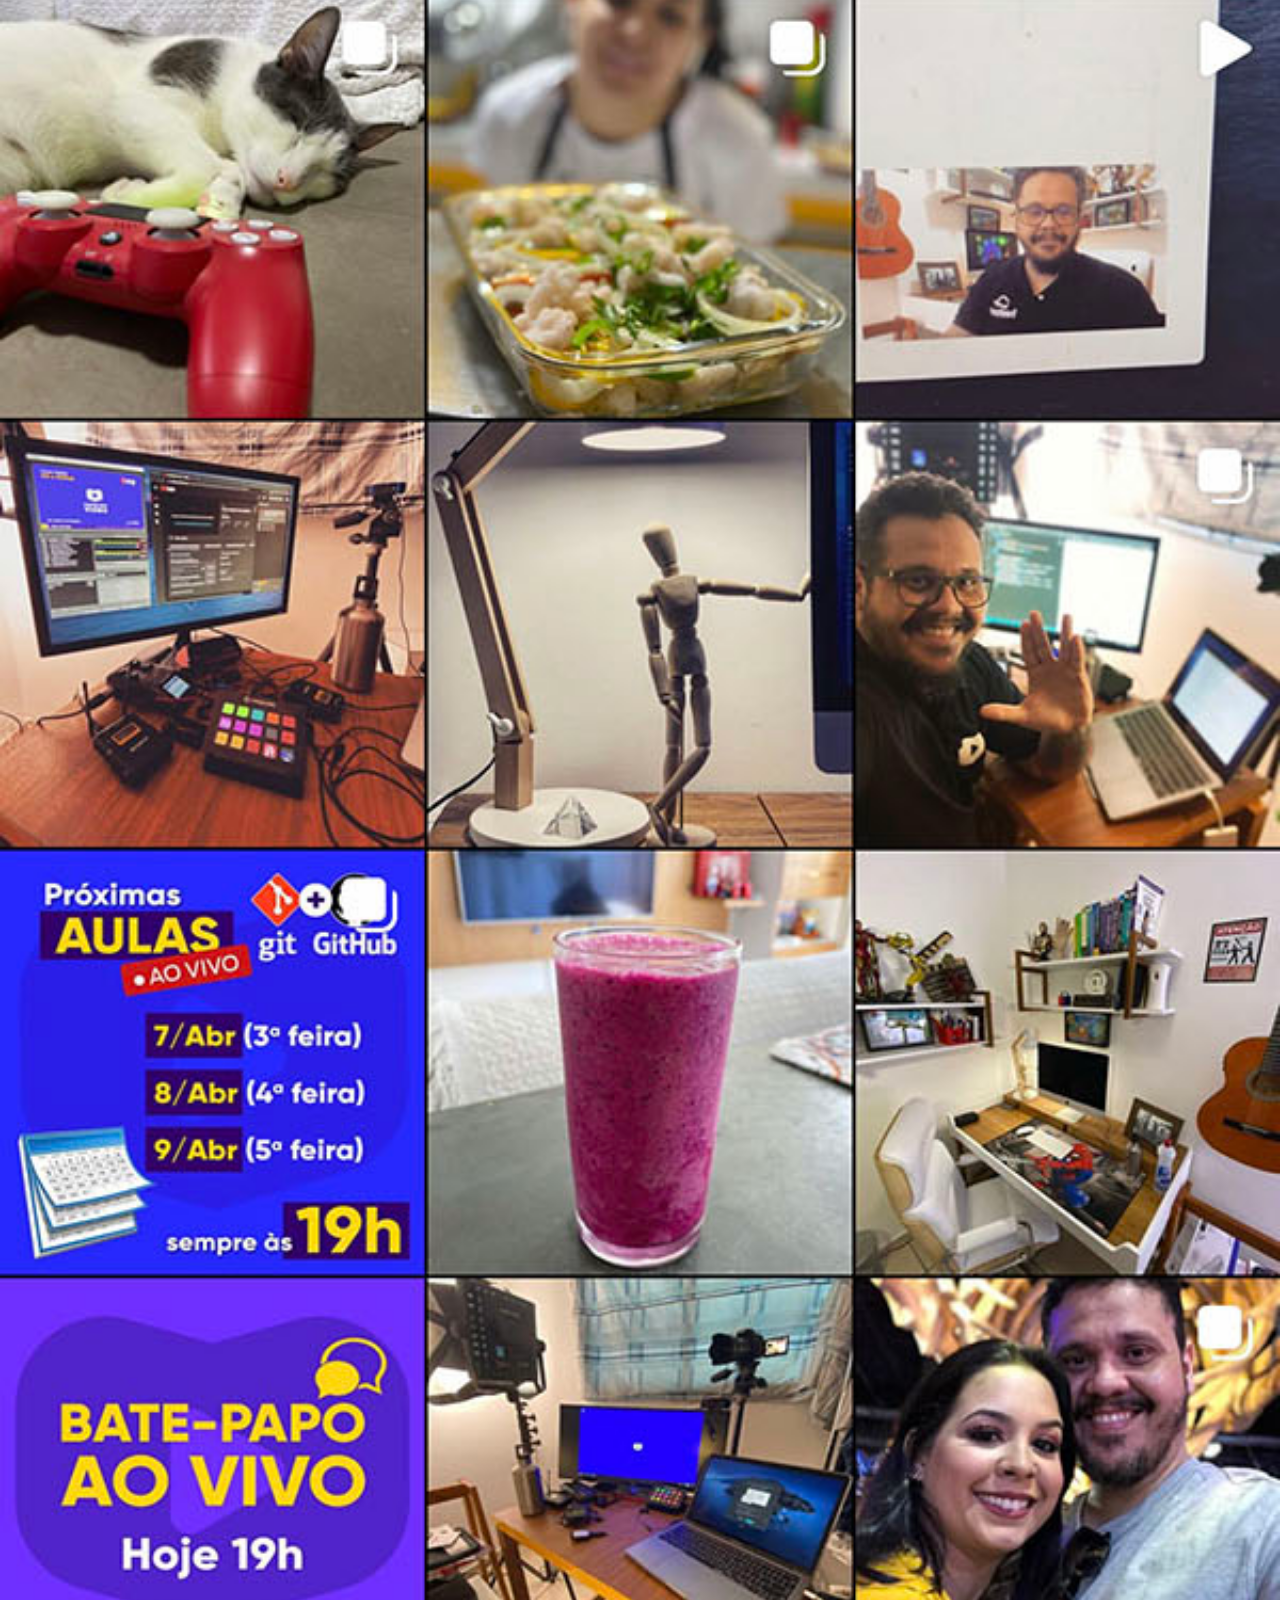
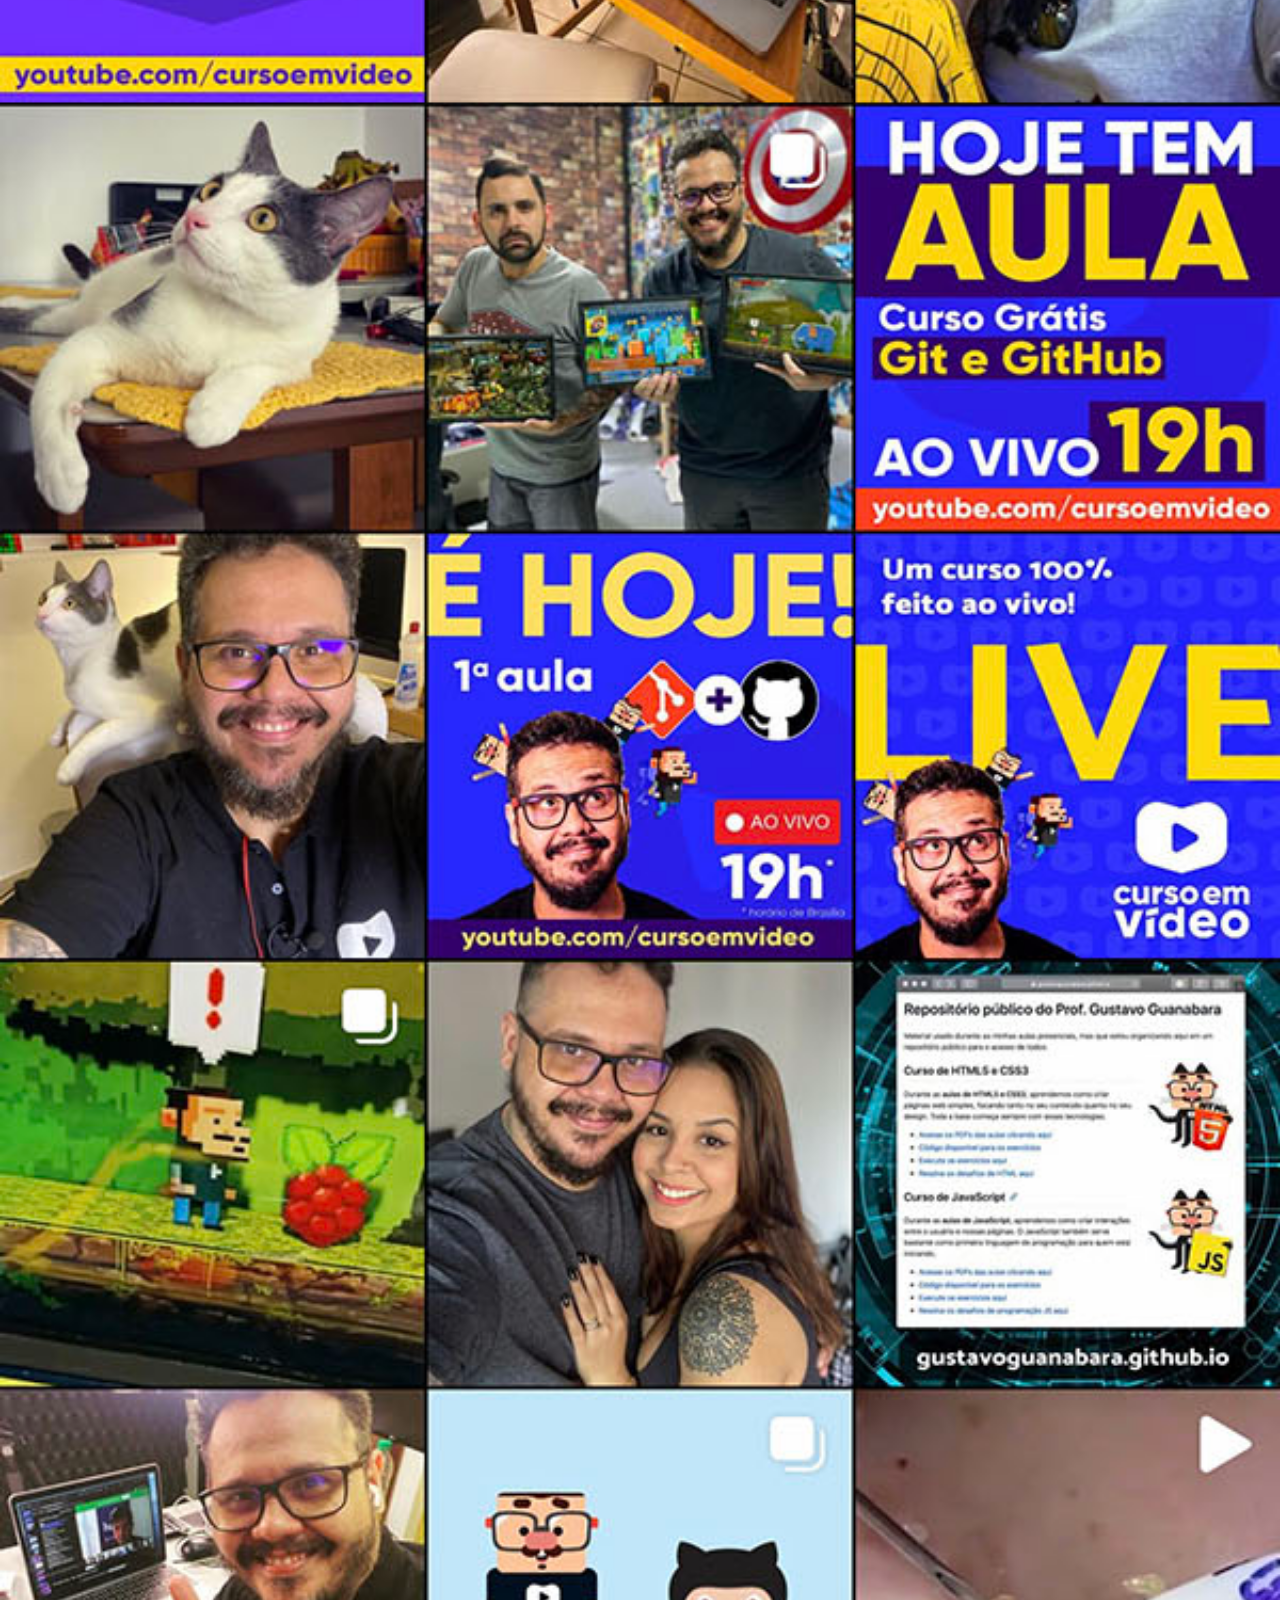
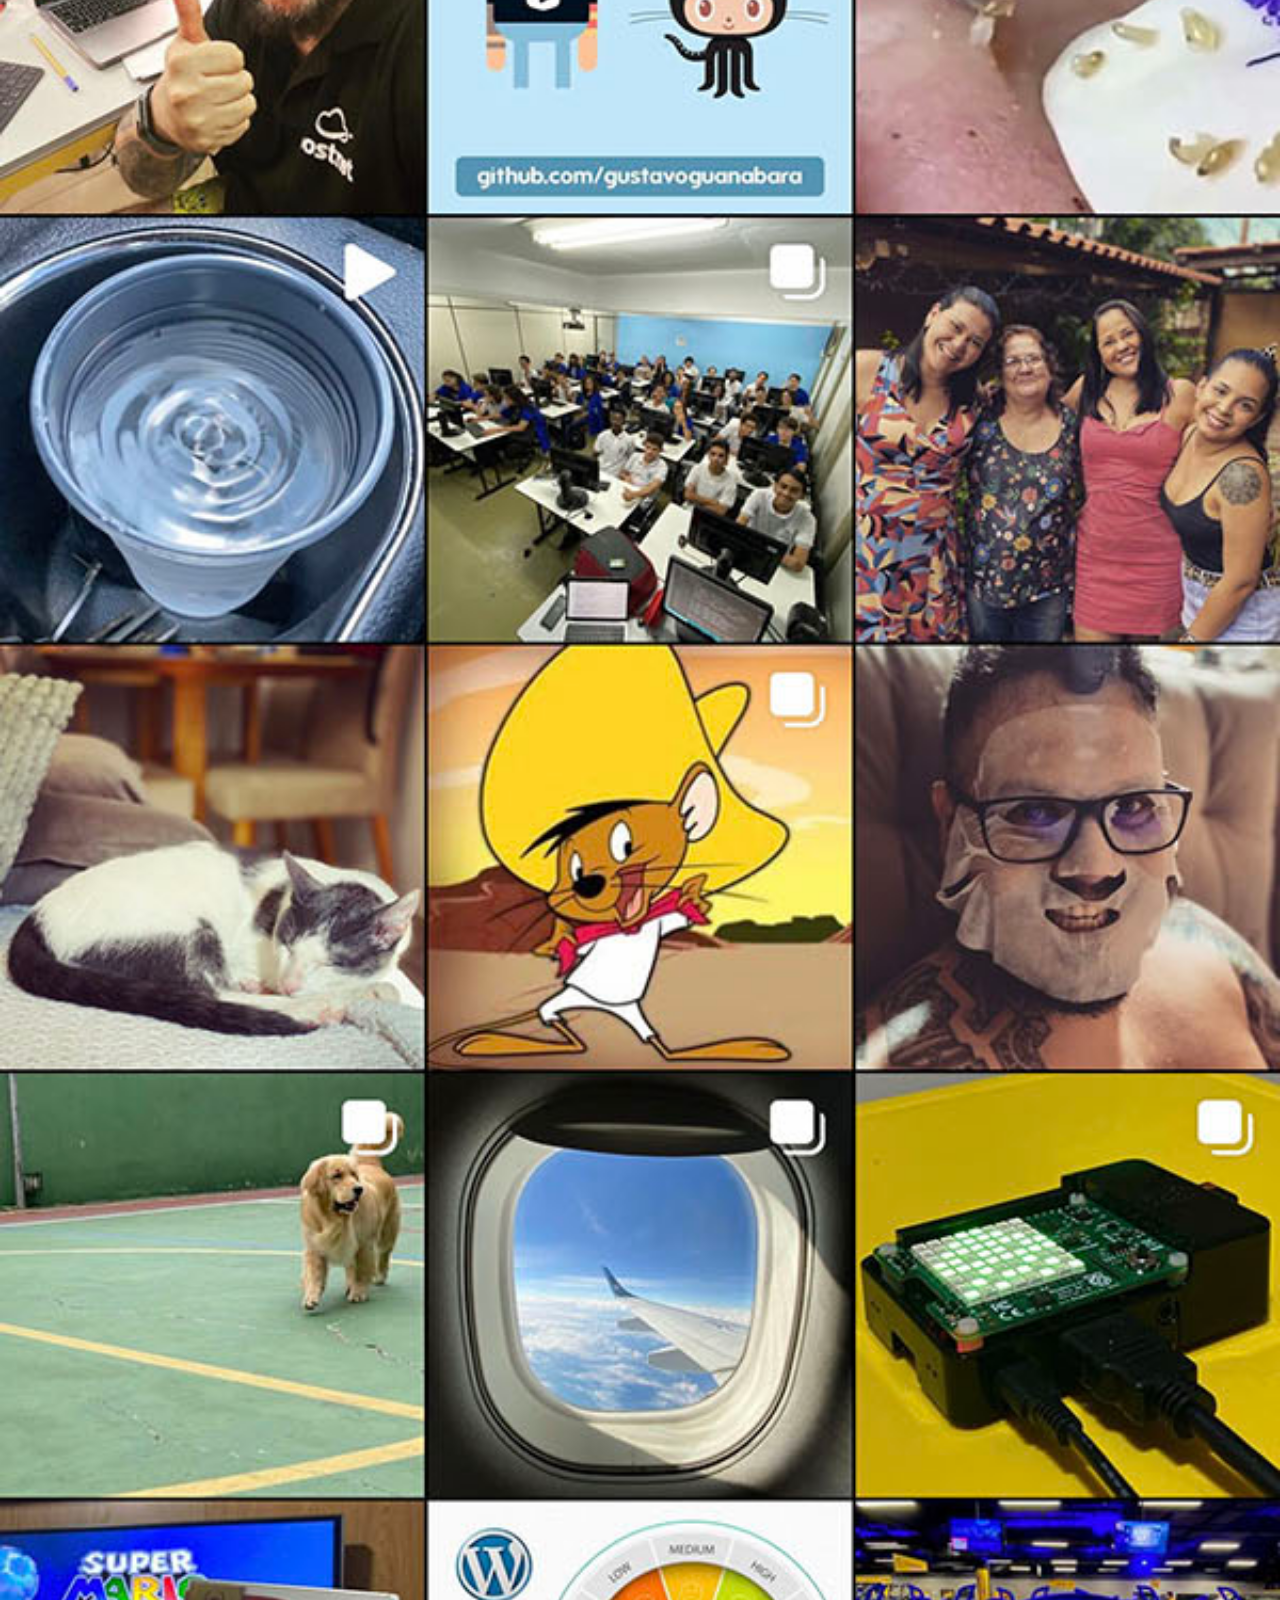
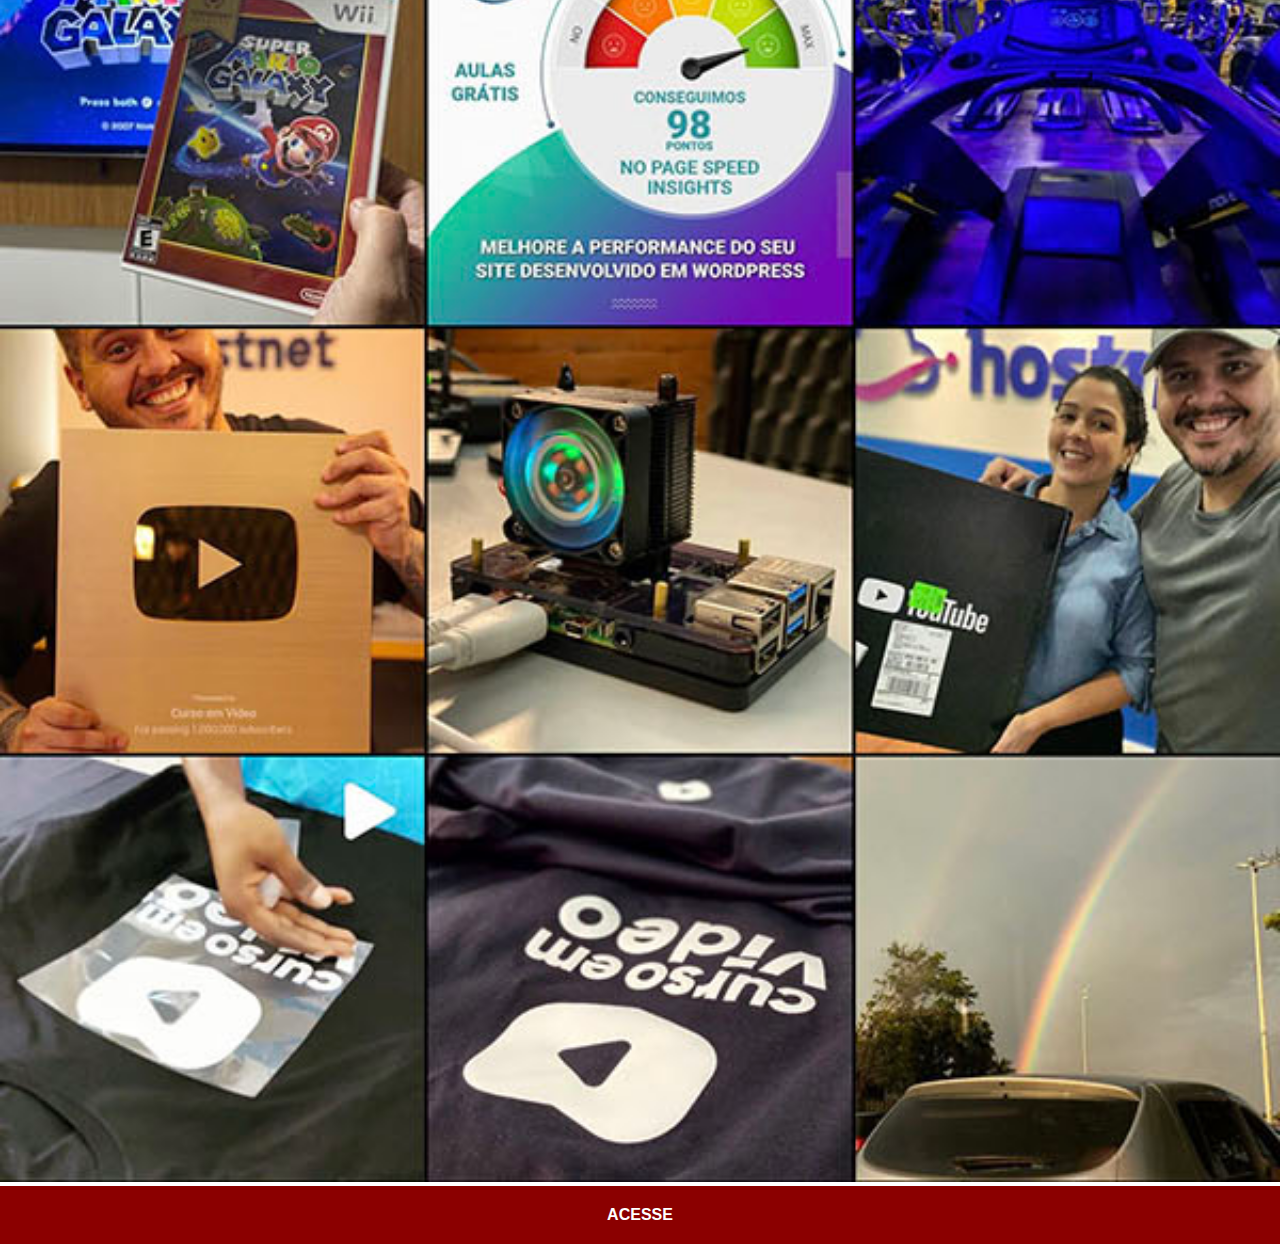
<file: instagram.html>
<!DOCTYPE html>
<html lang="pt-br">
<head>
    <meta charset="UTF-8">
    <meta name="viewport" content="width=device-width, initial-scale=1.0">
    <link rel="stylesheet" href="estilos/social.css">
    <title>Instagram</title>
</head>
<body>
    <img src="imagens/tela-instagram.jpg" alt="Instagram">
    <a href="https://www.instagram.com/gustavoguanabara/" target="_blank">ACESSE</a>
</body>
</html>
</file>
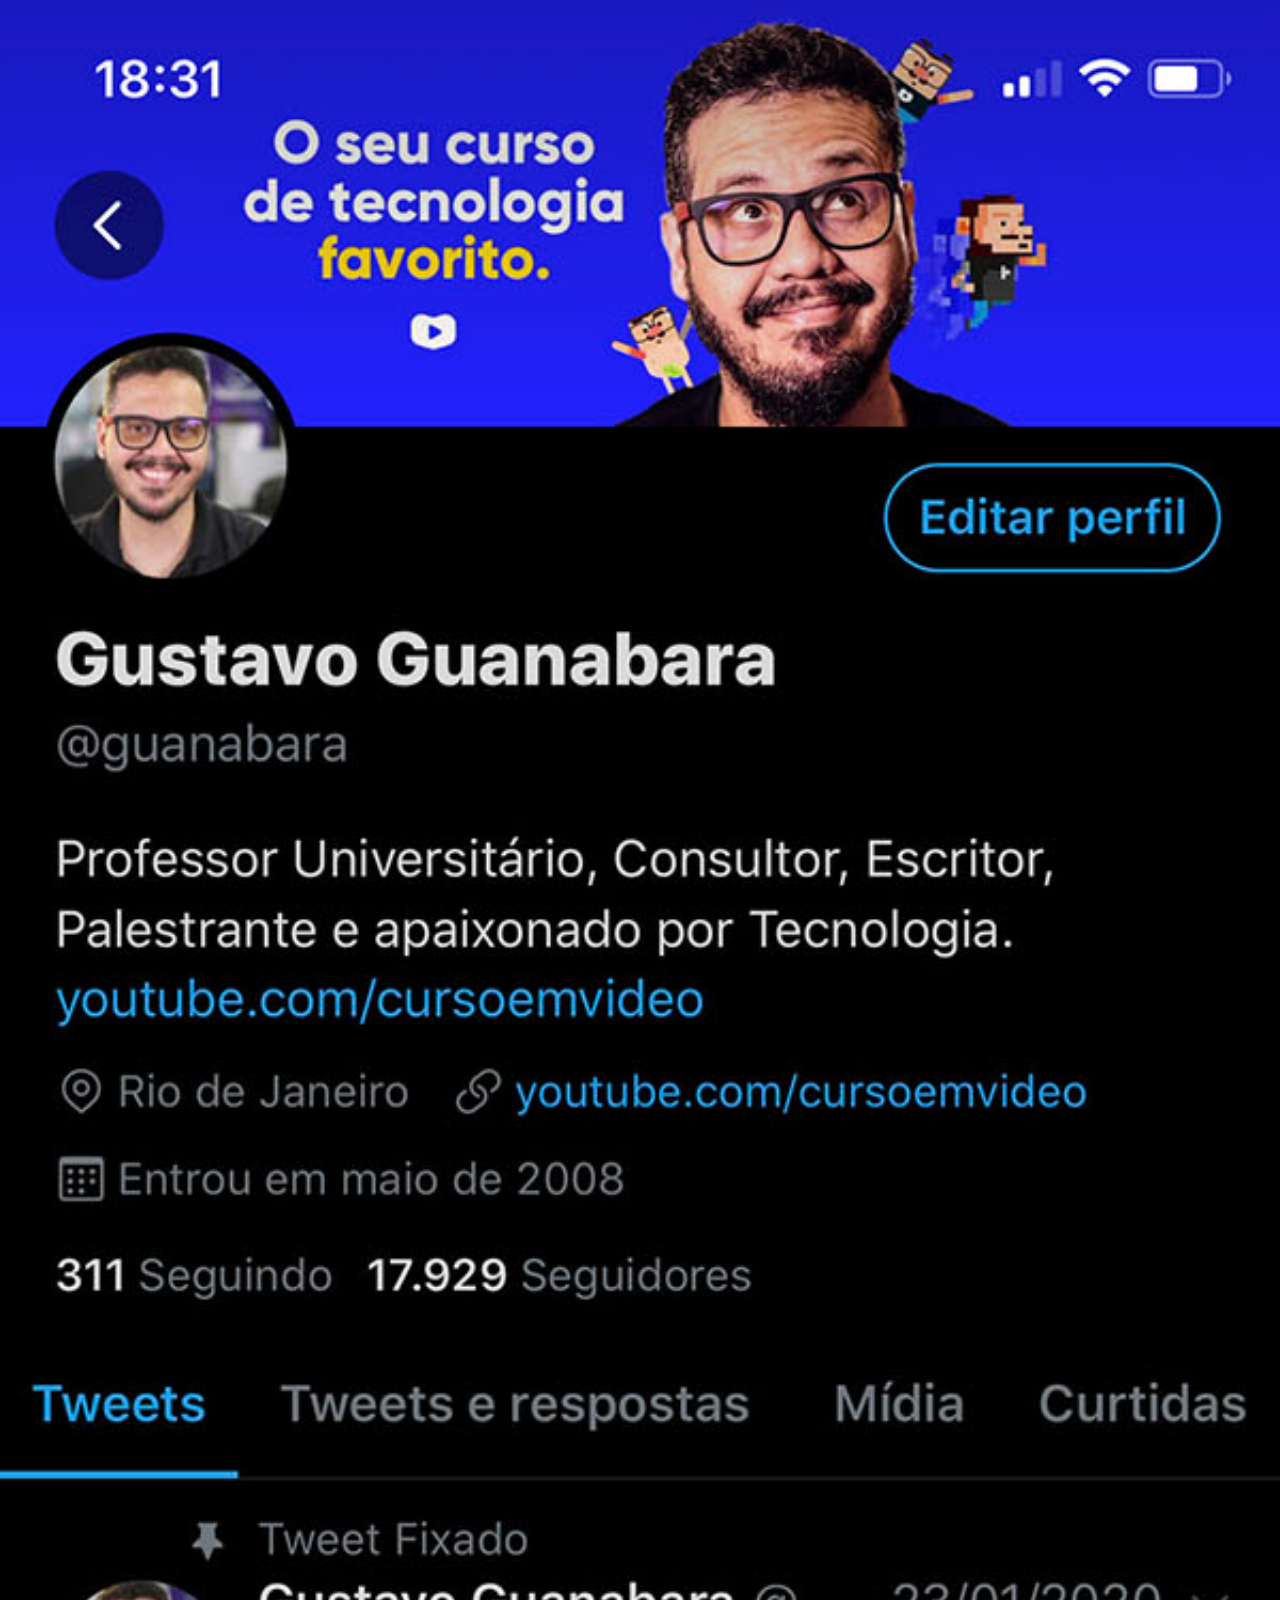
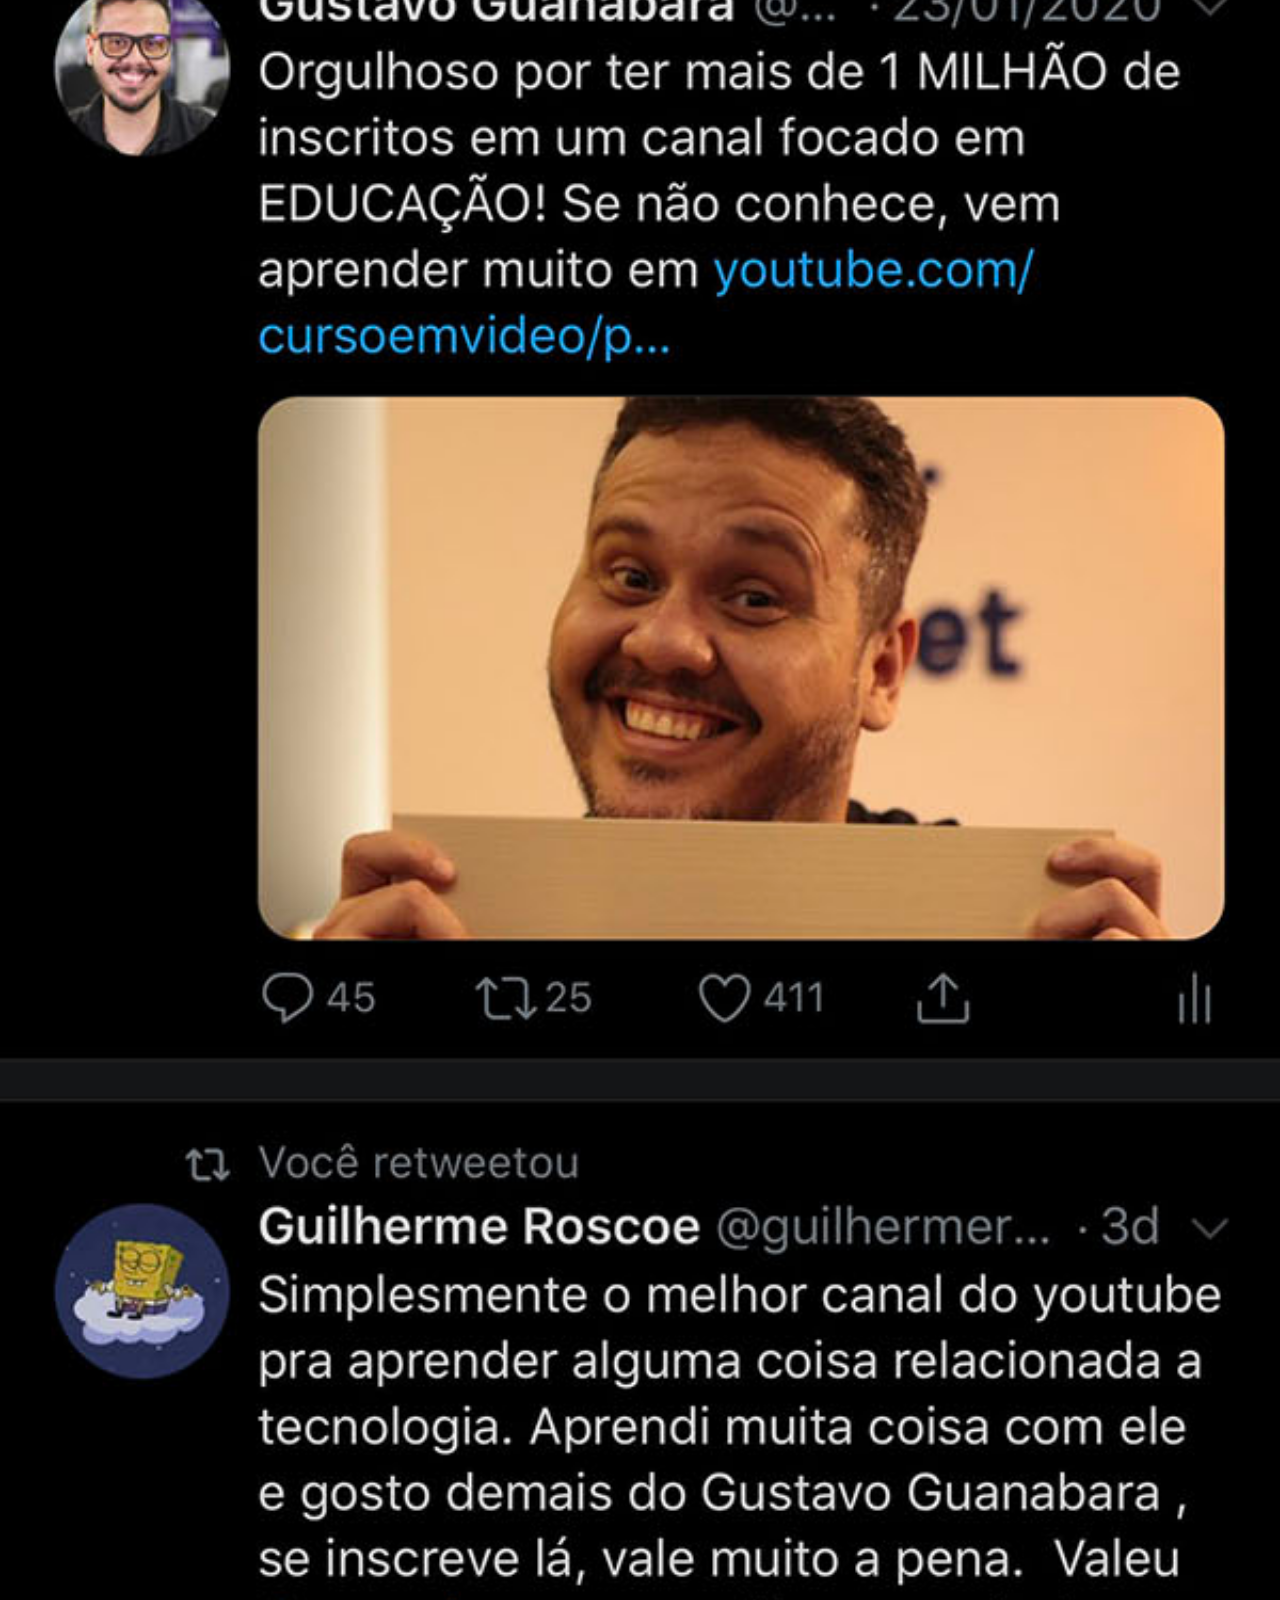
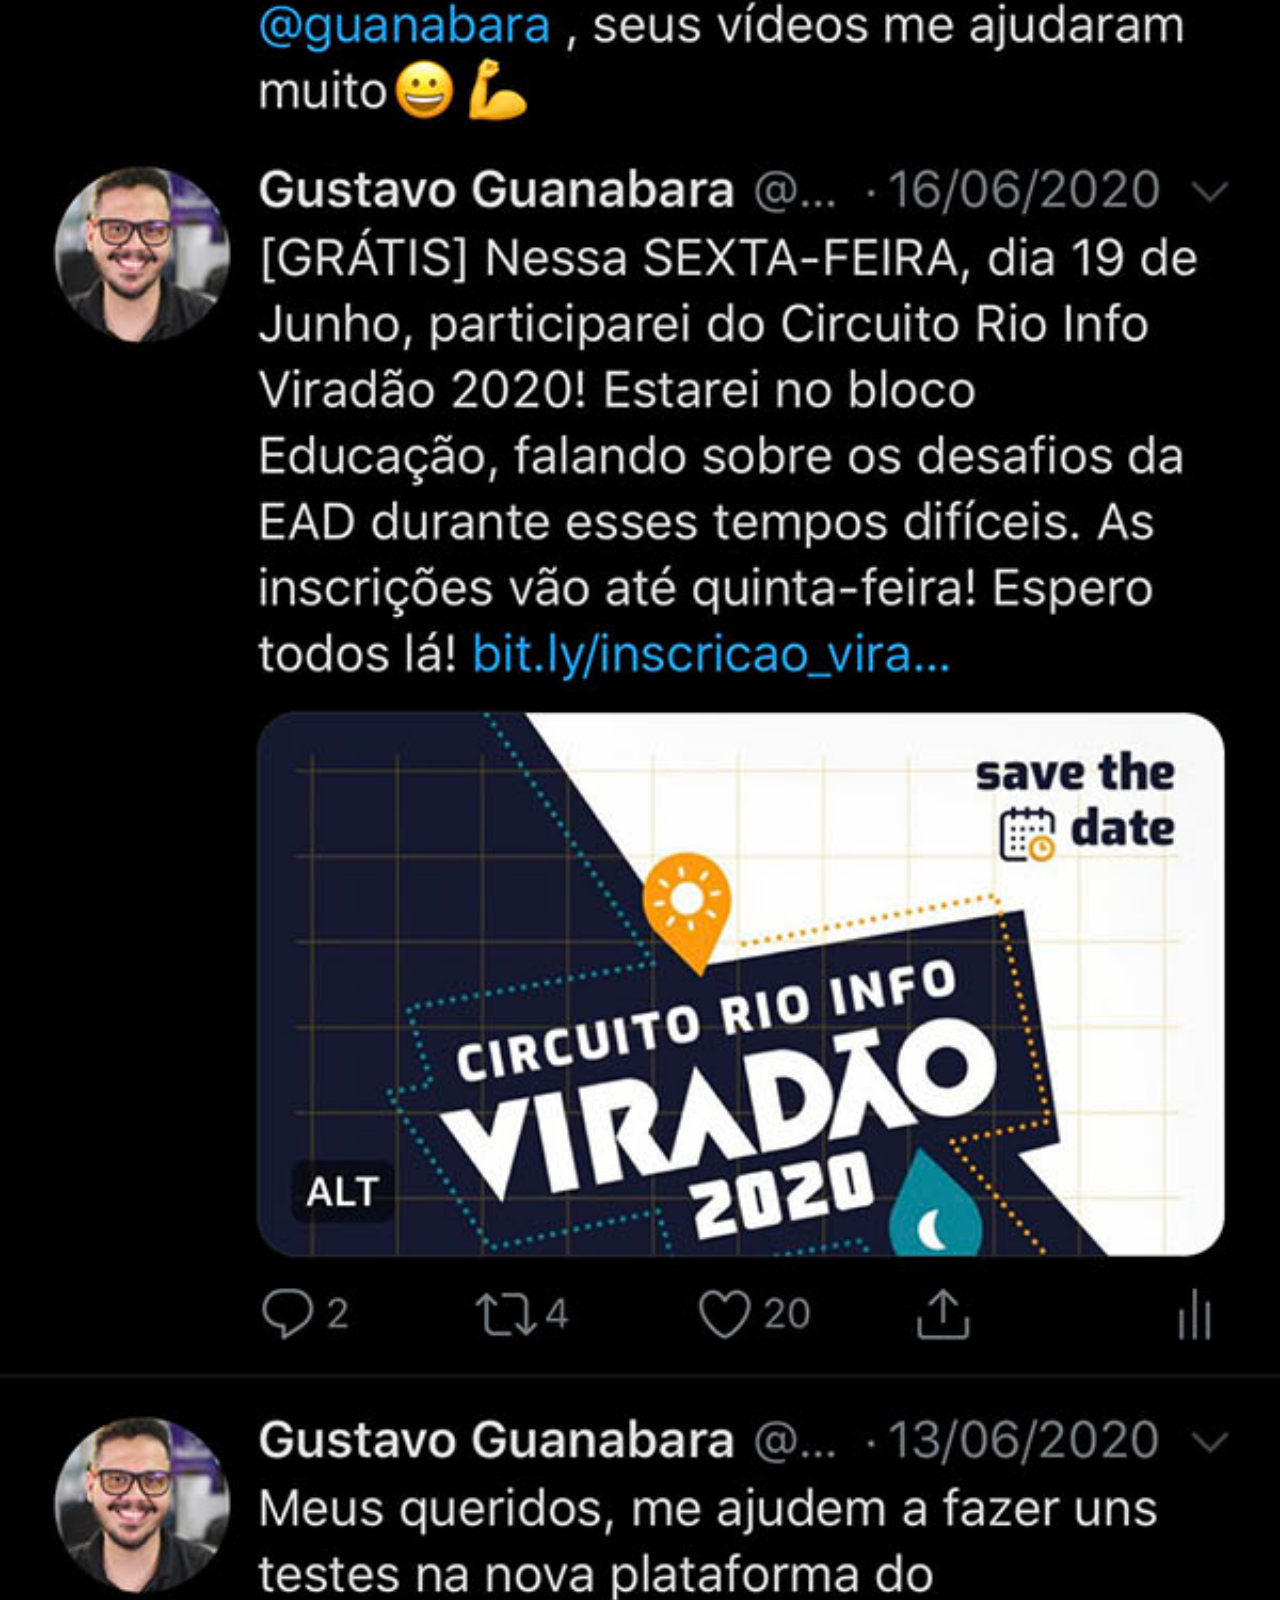
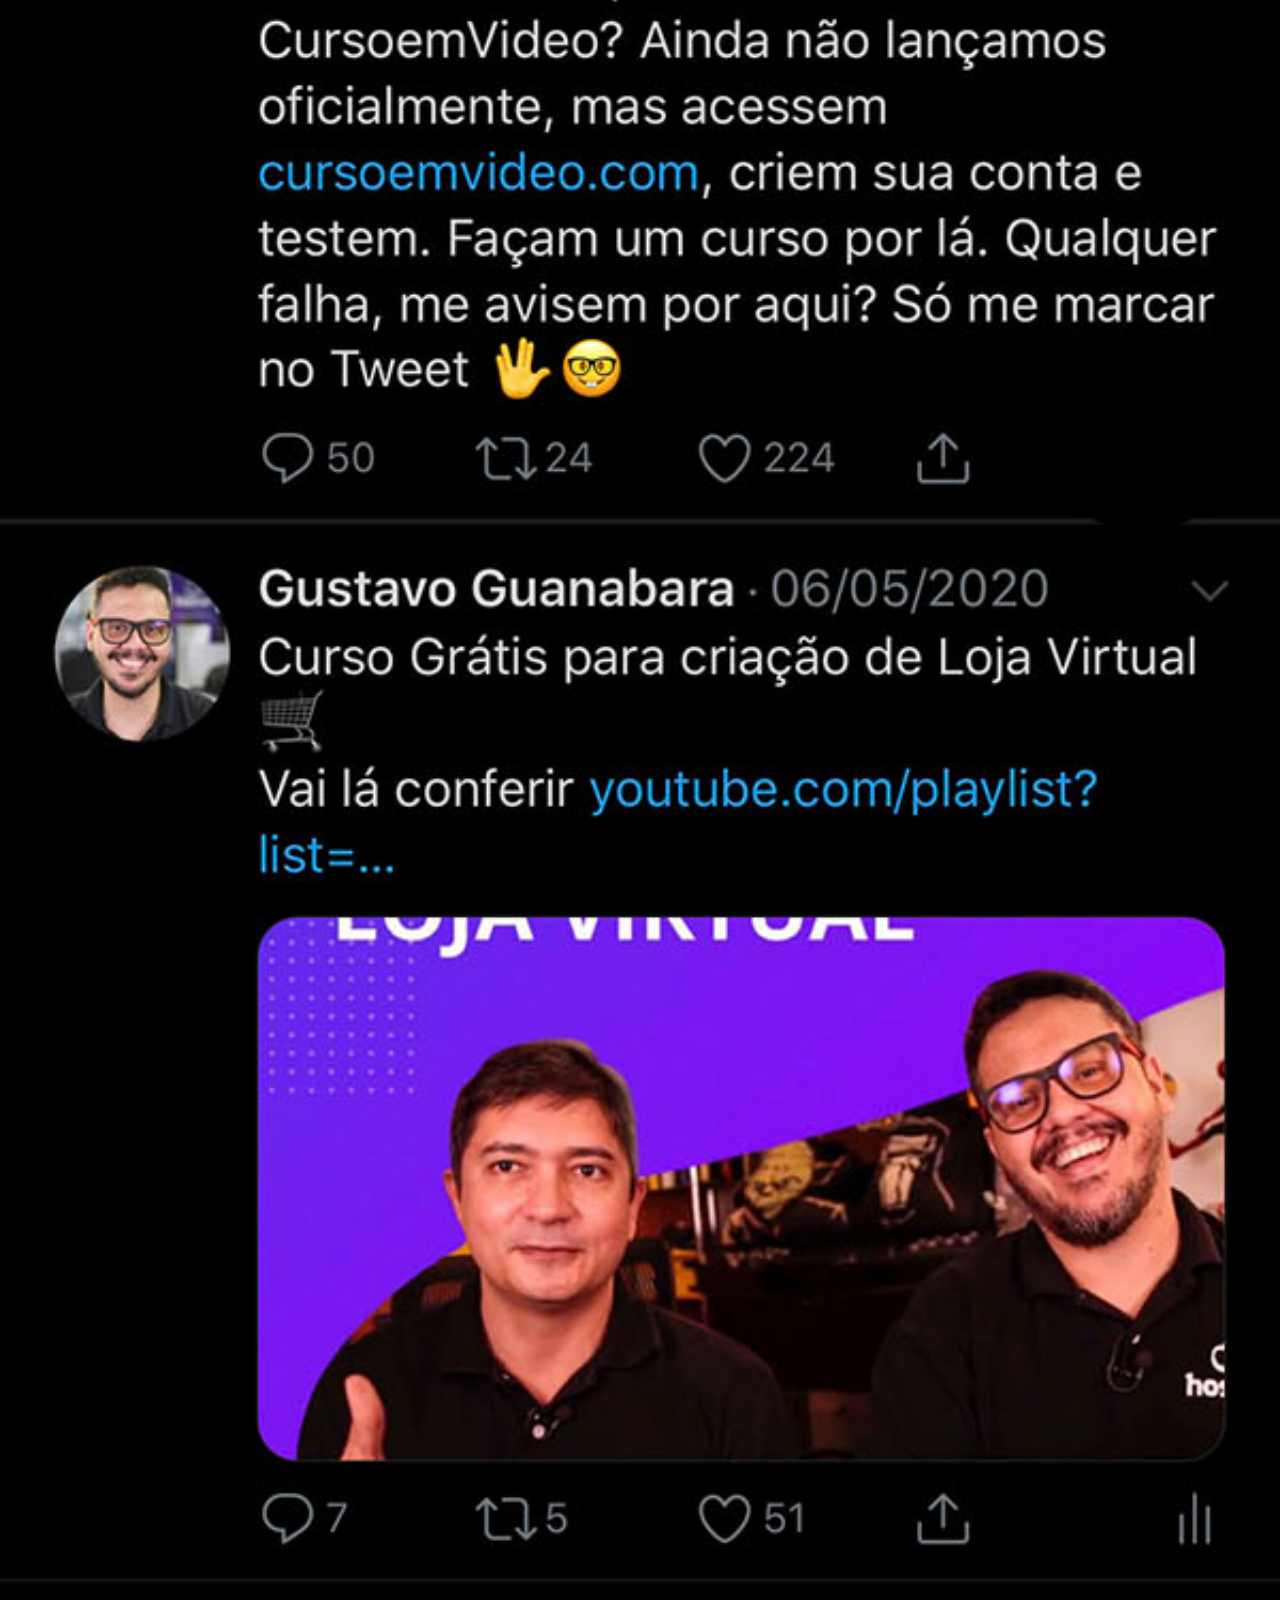
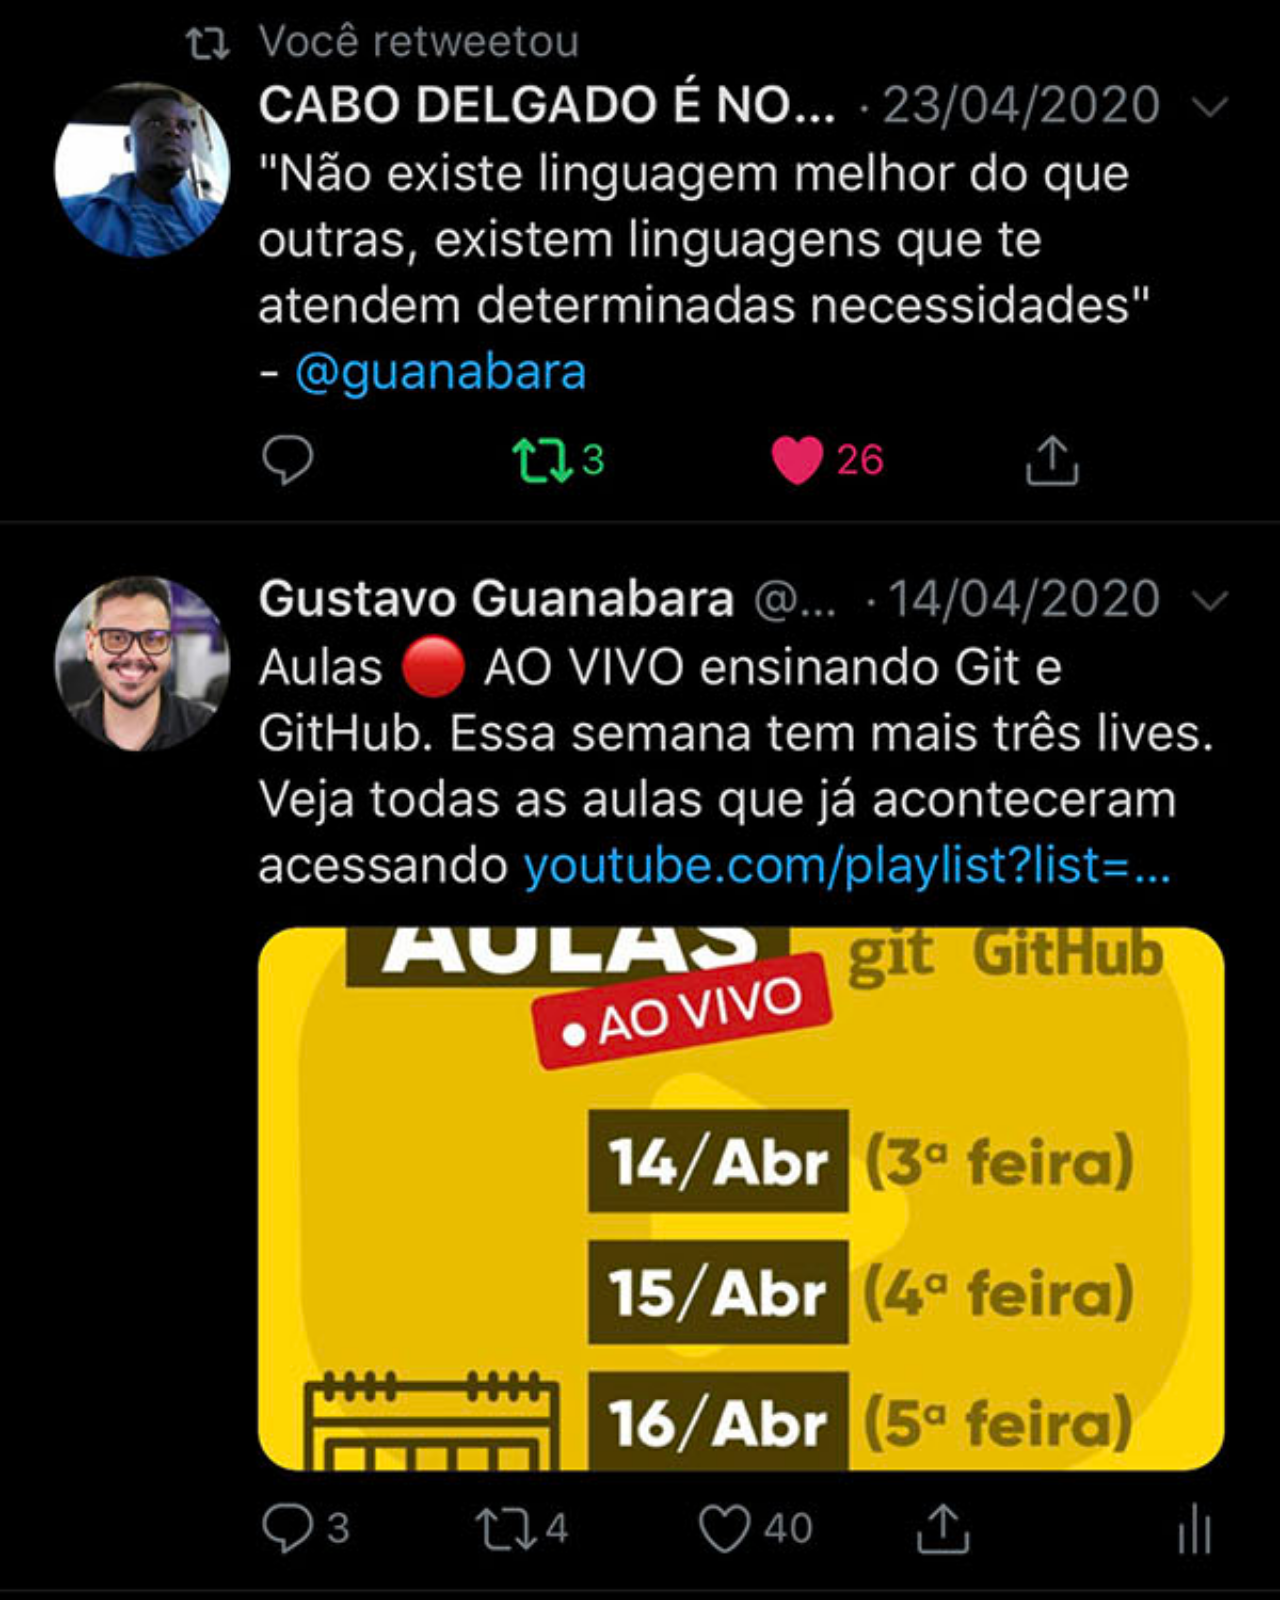
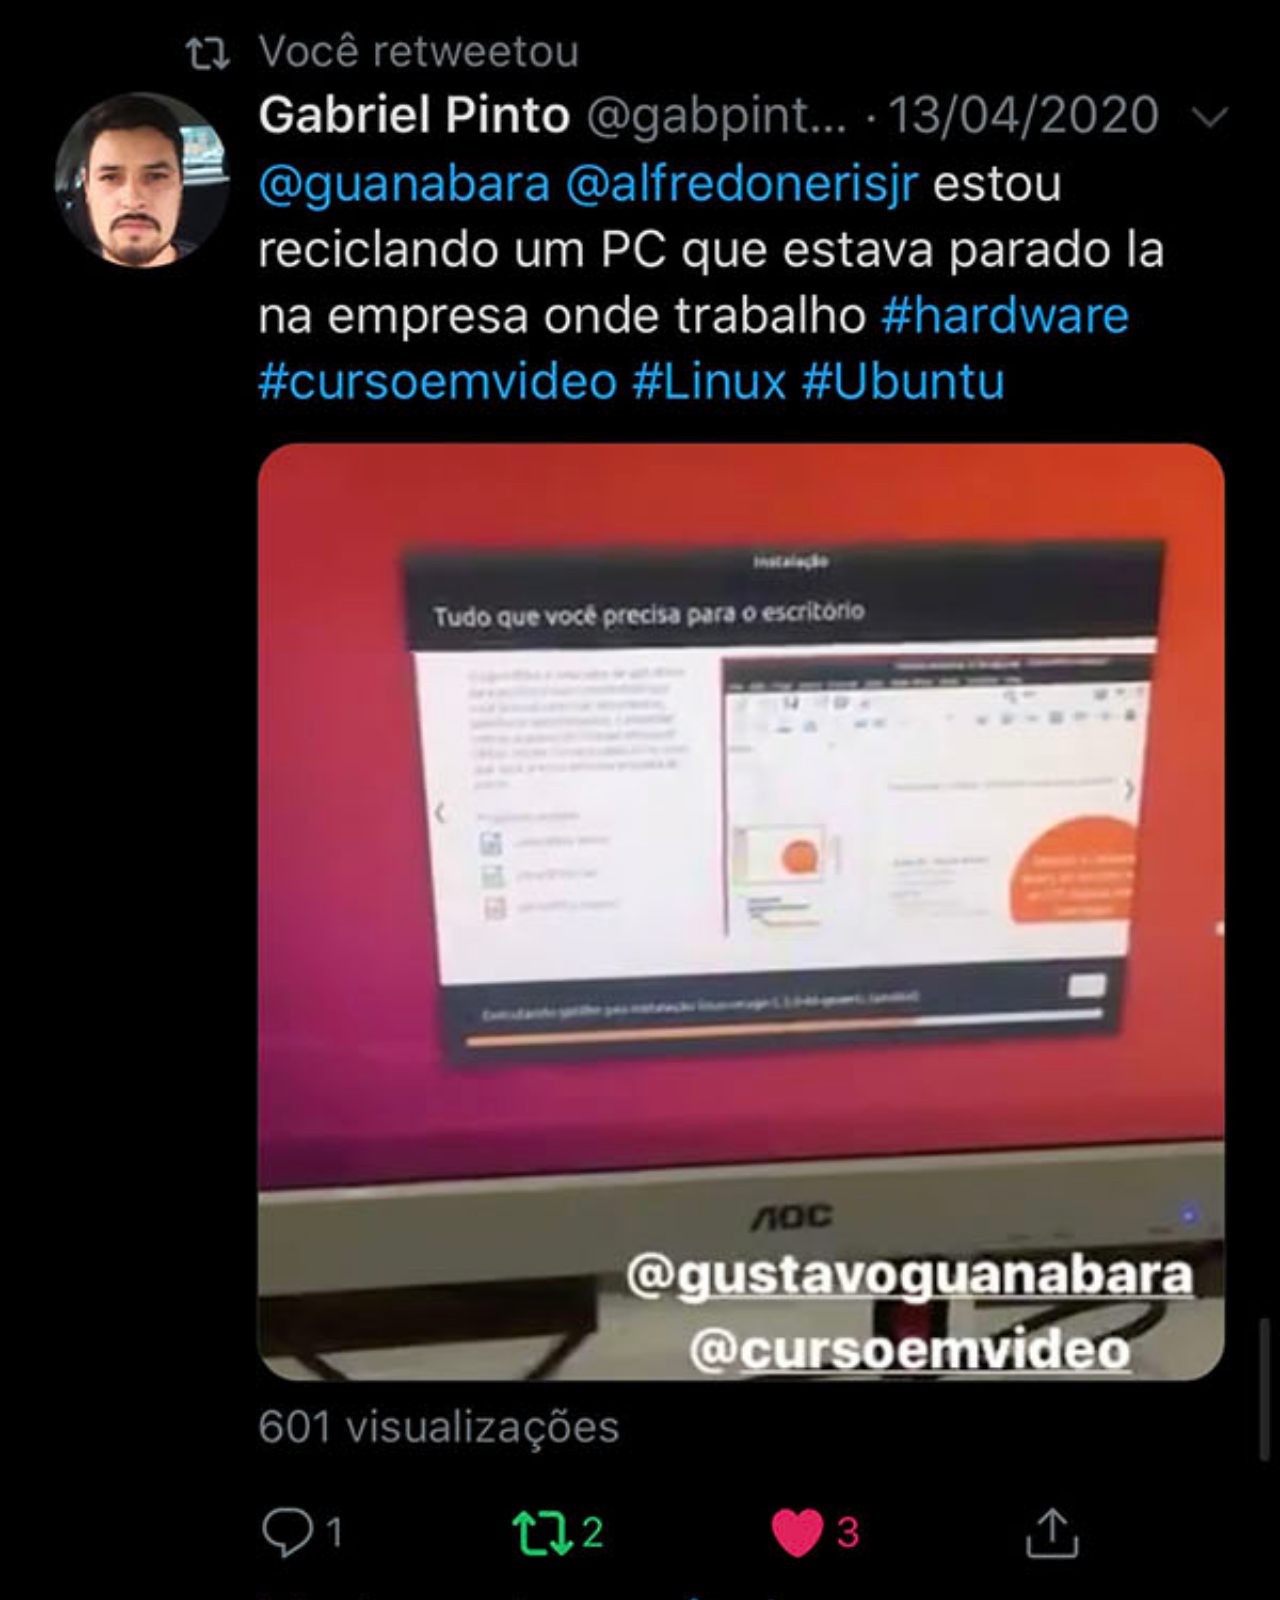
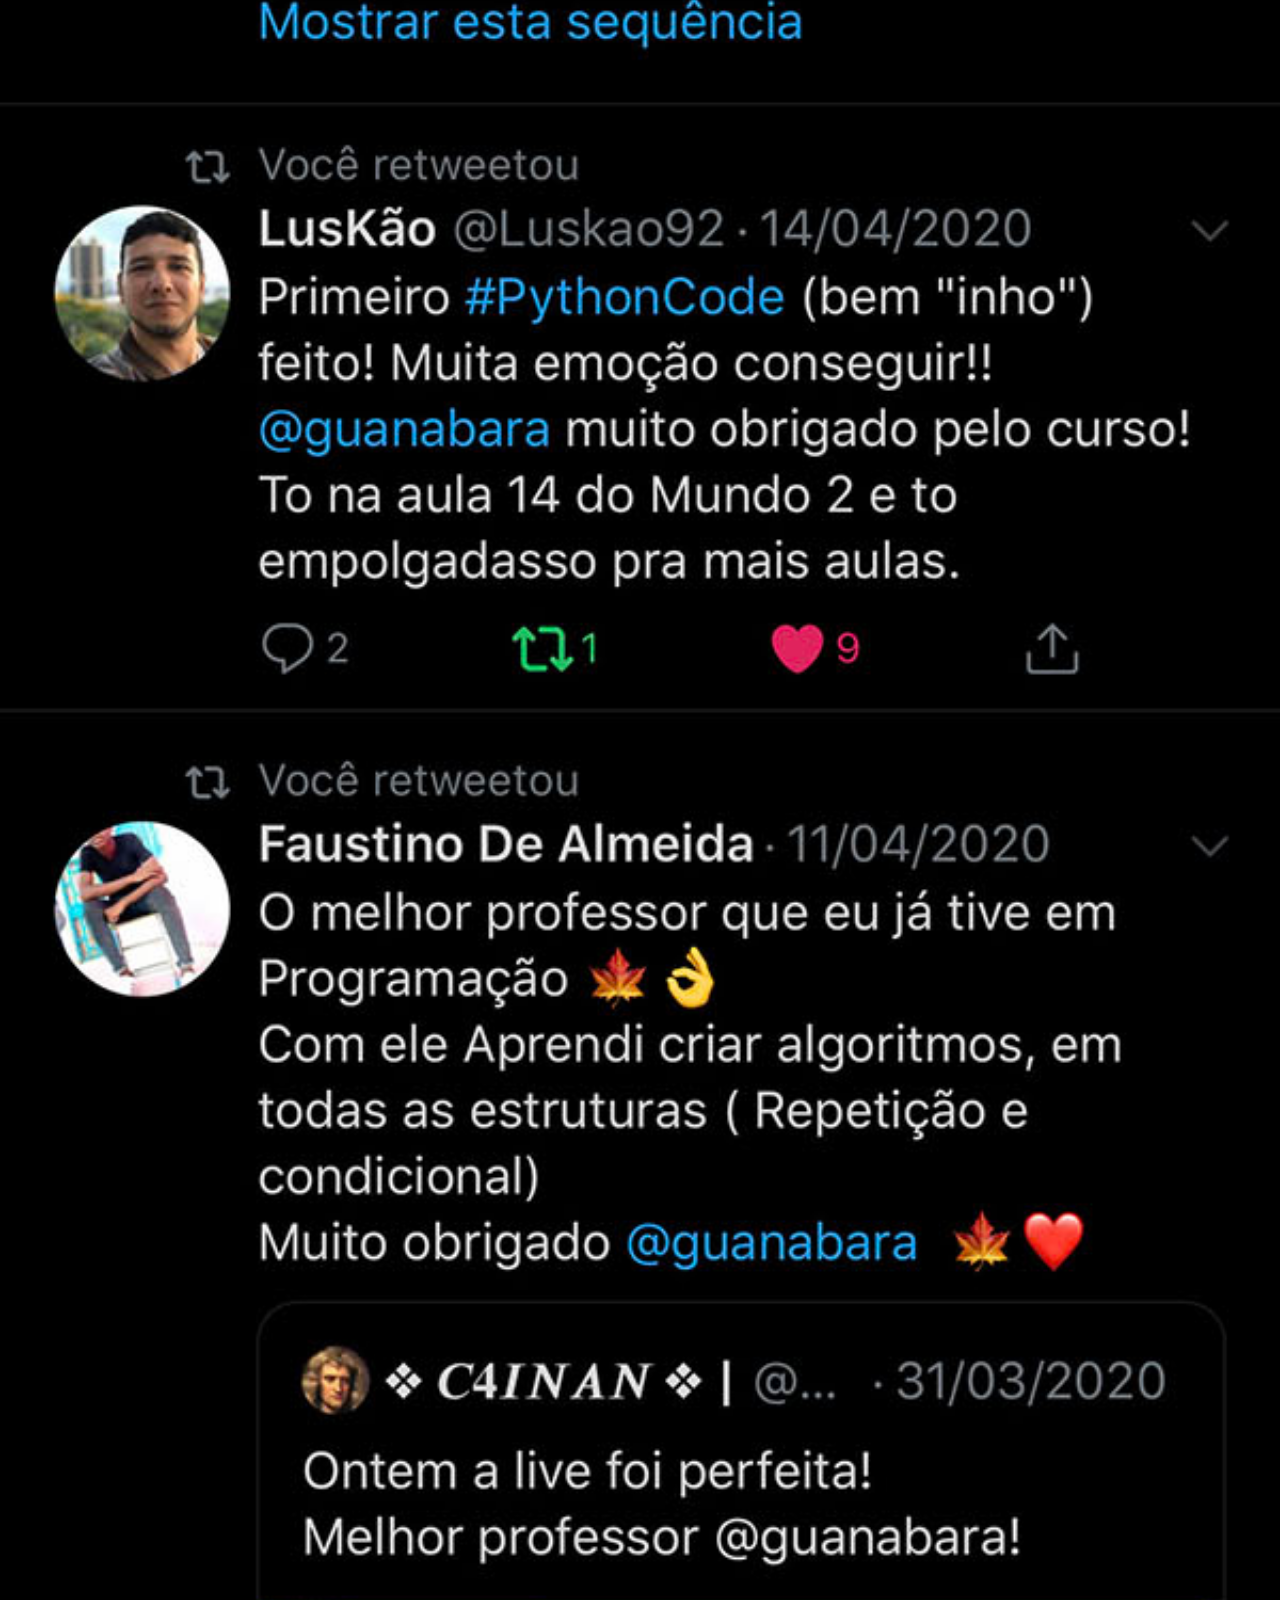
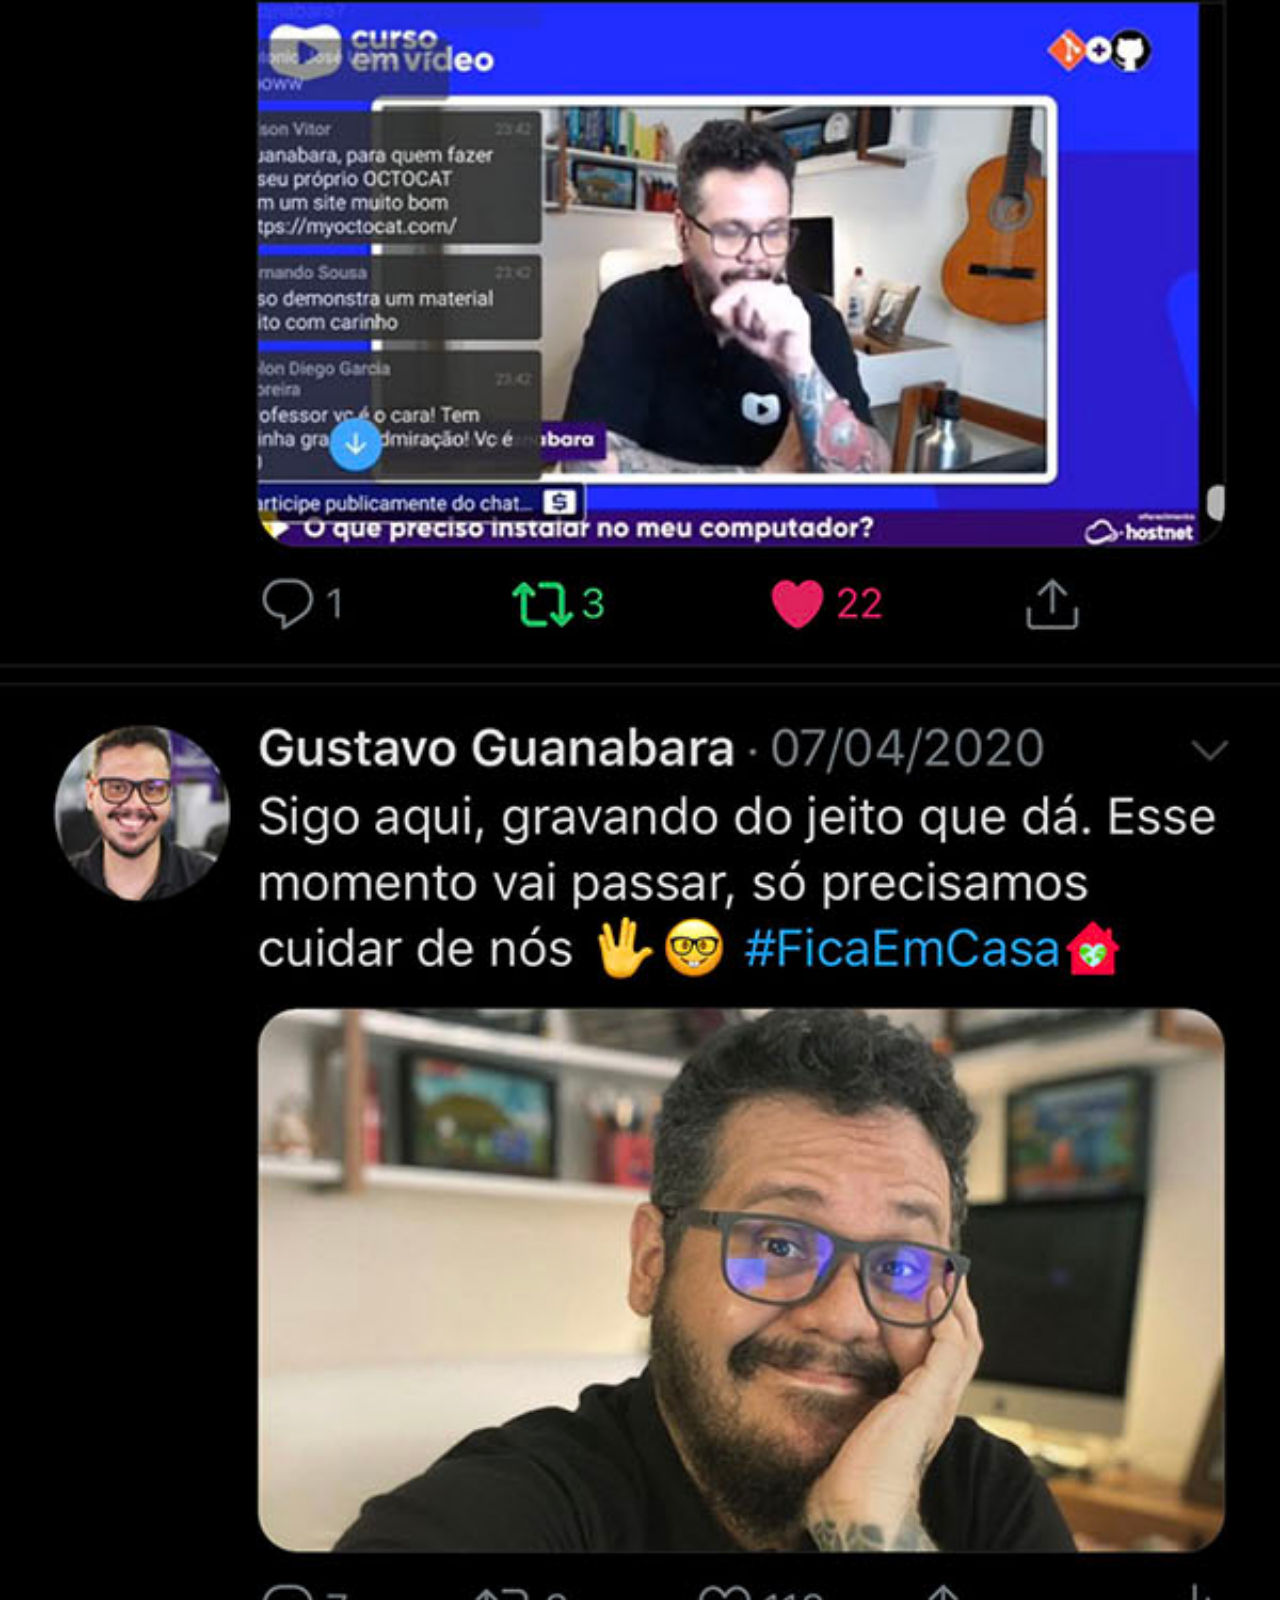
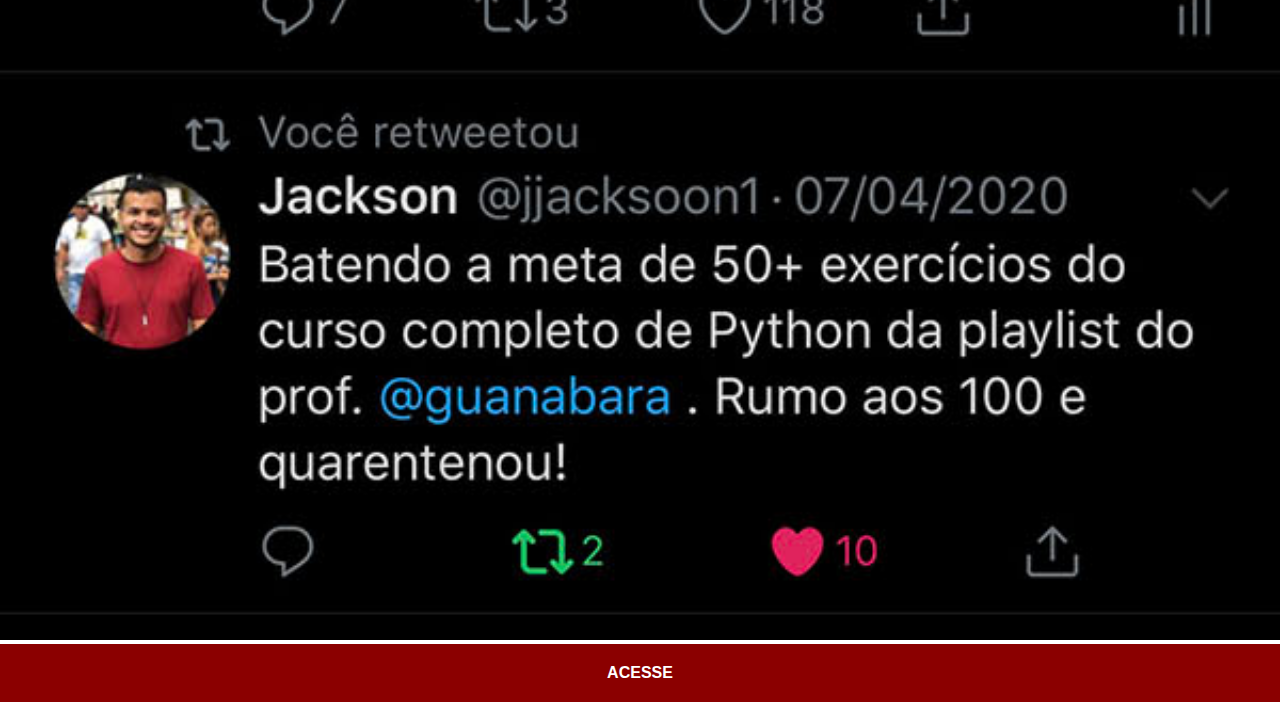
<file: twitter.html>
<!DOCTYPE html>
<html lang="pt-br">
<head>
    <meta charset="UTF-8">
    <meta name="viewport" content="width=device-width, initial-scale=1.0">
    <link rel="stylesheet" href="estilos/social.css">
    <title>twitter</title>
</head>
<body>
    <img src="imagens/tela-twitter.jpg" alt="twitter">
    <a href="https://x.com/guanabara" target="_blank">ACESSE</a>    
</body>
</html>
</file>
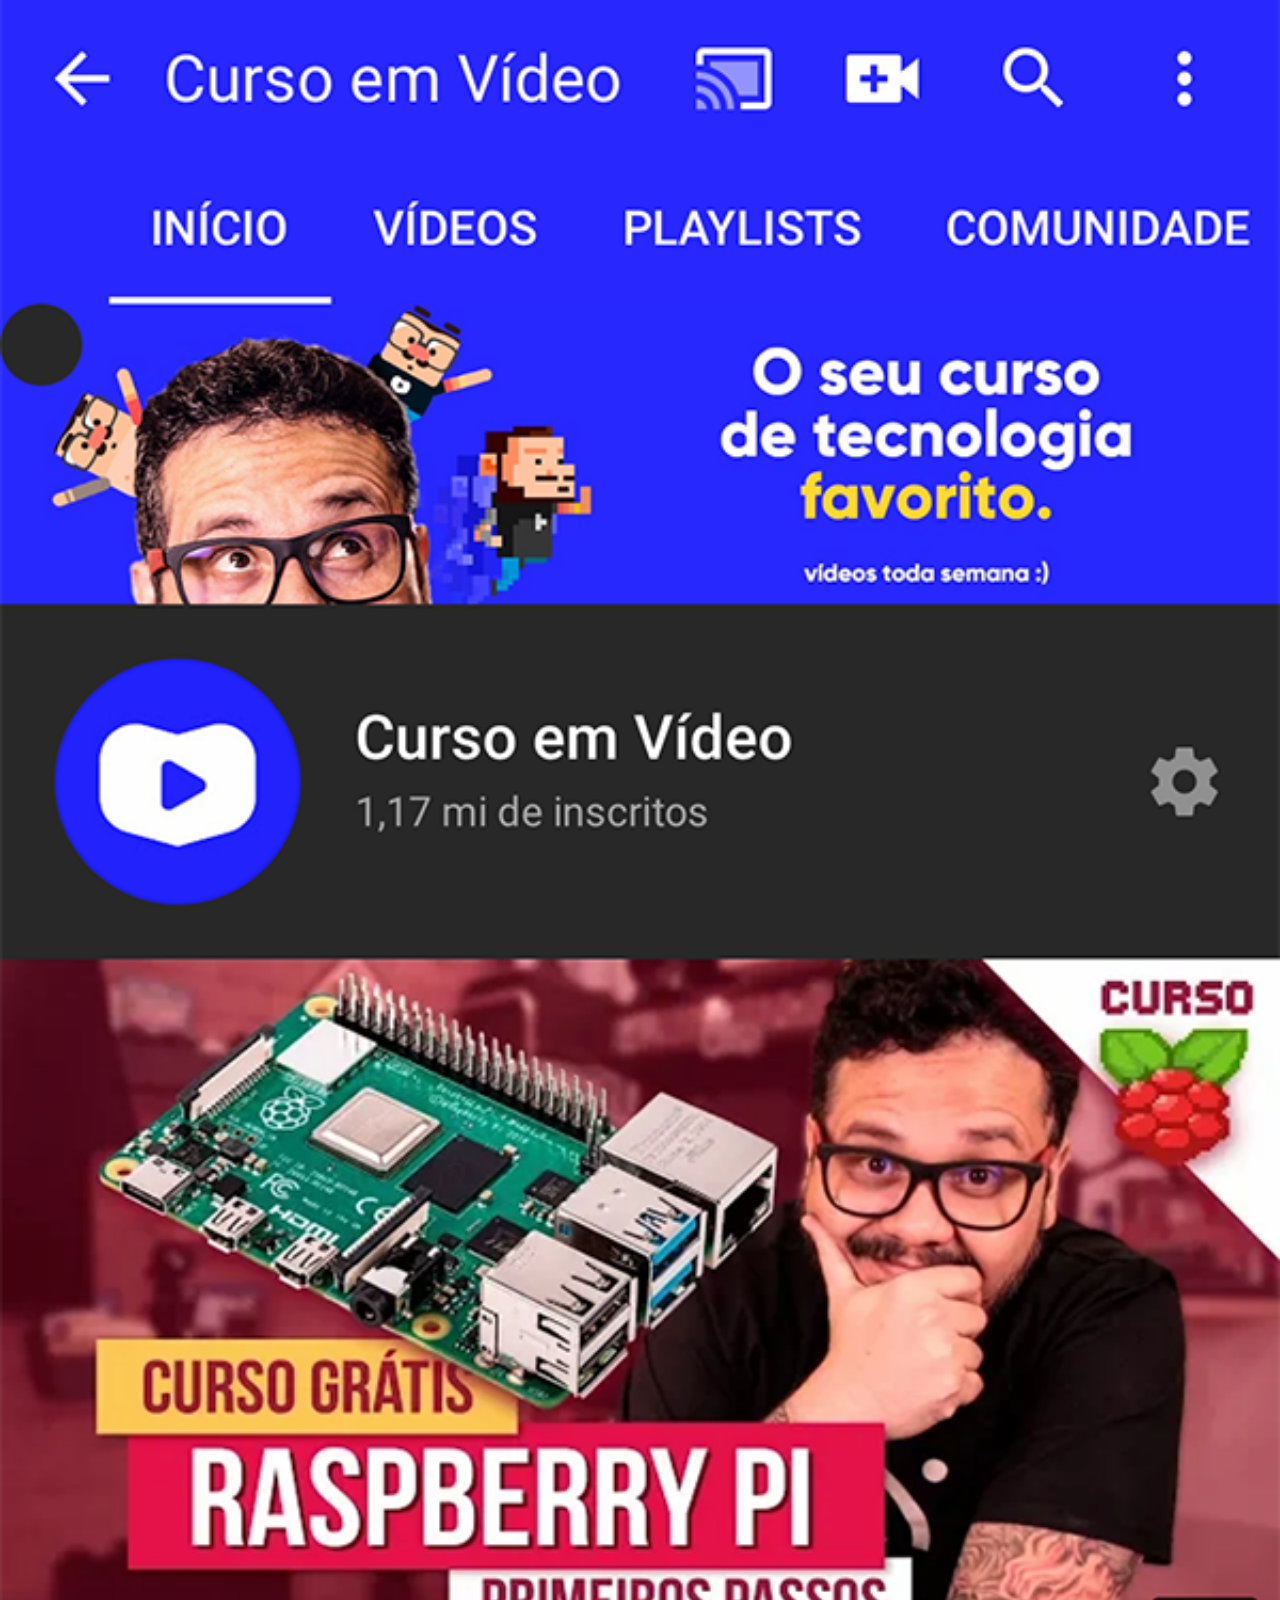
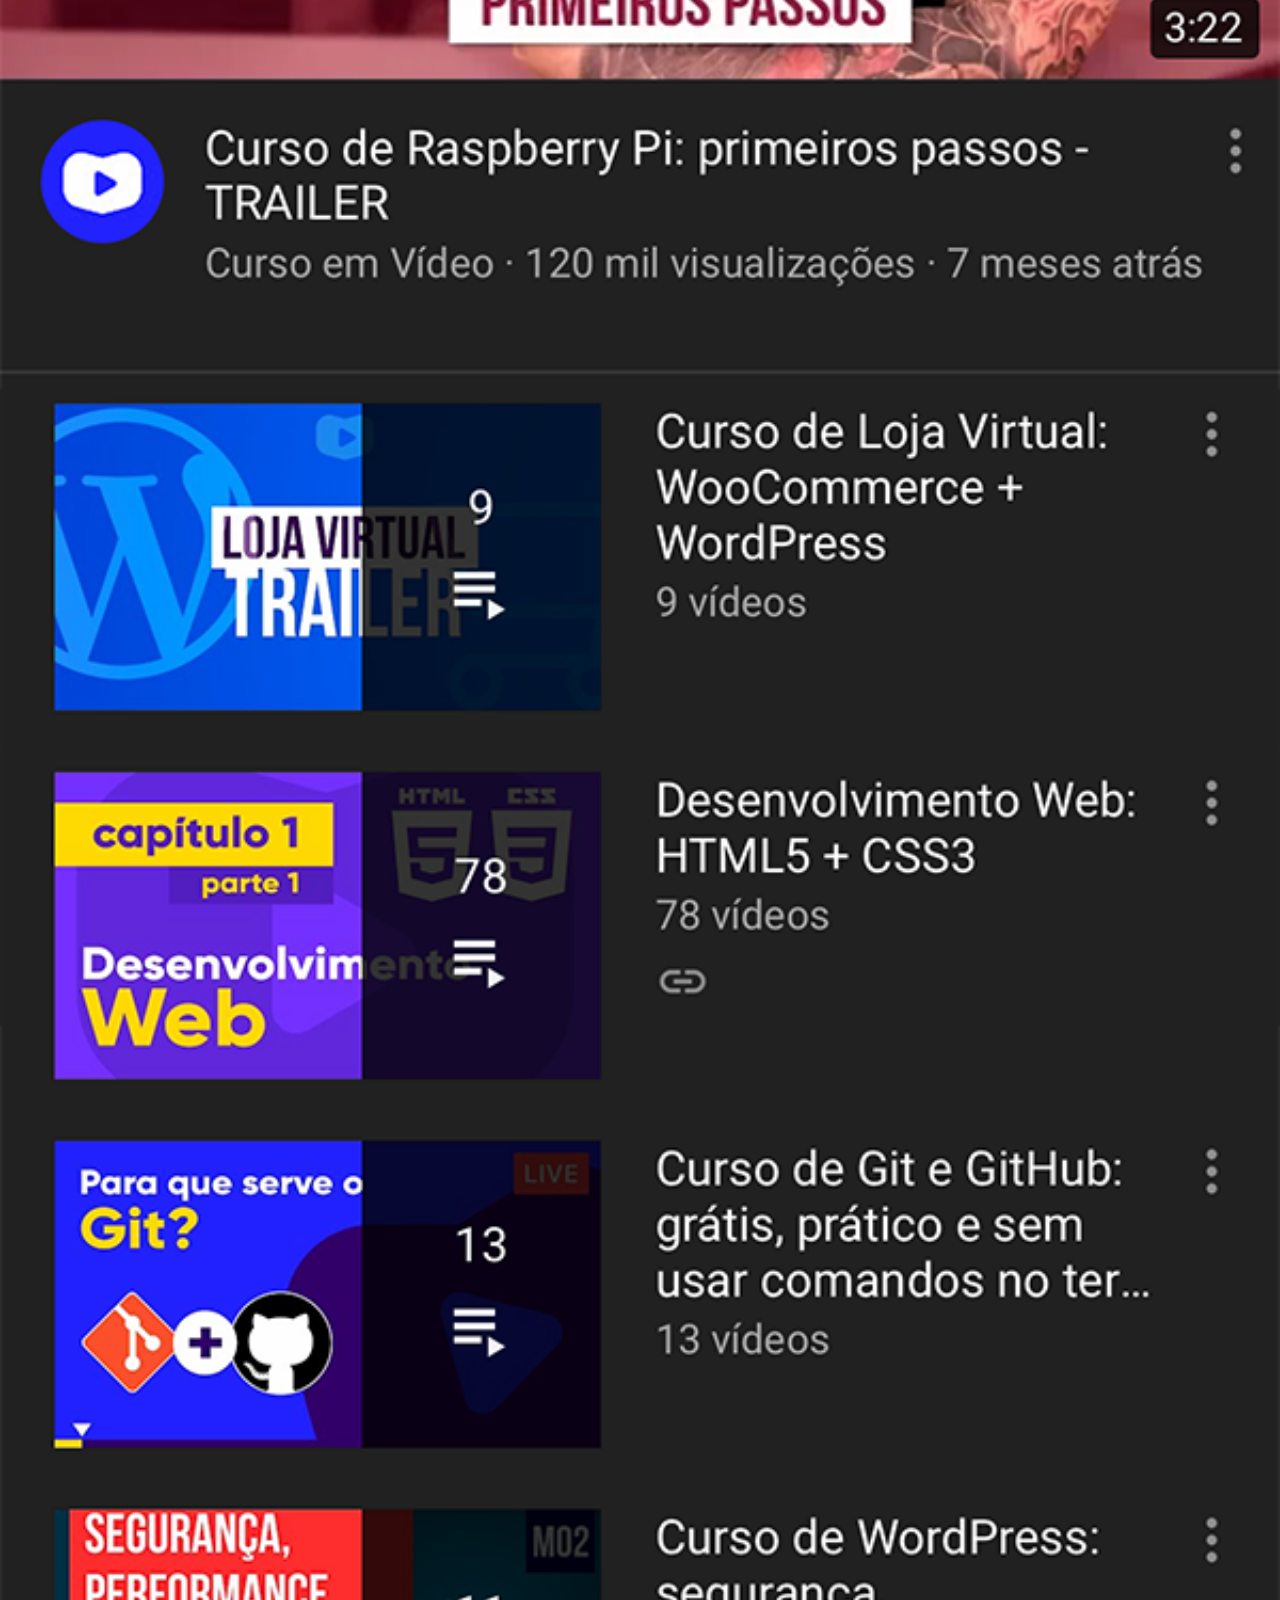
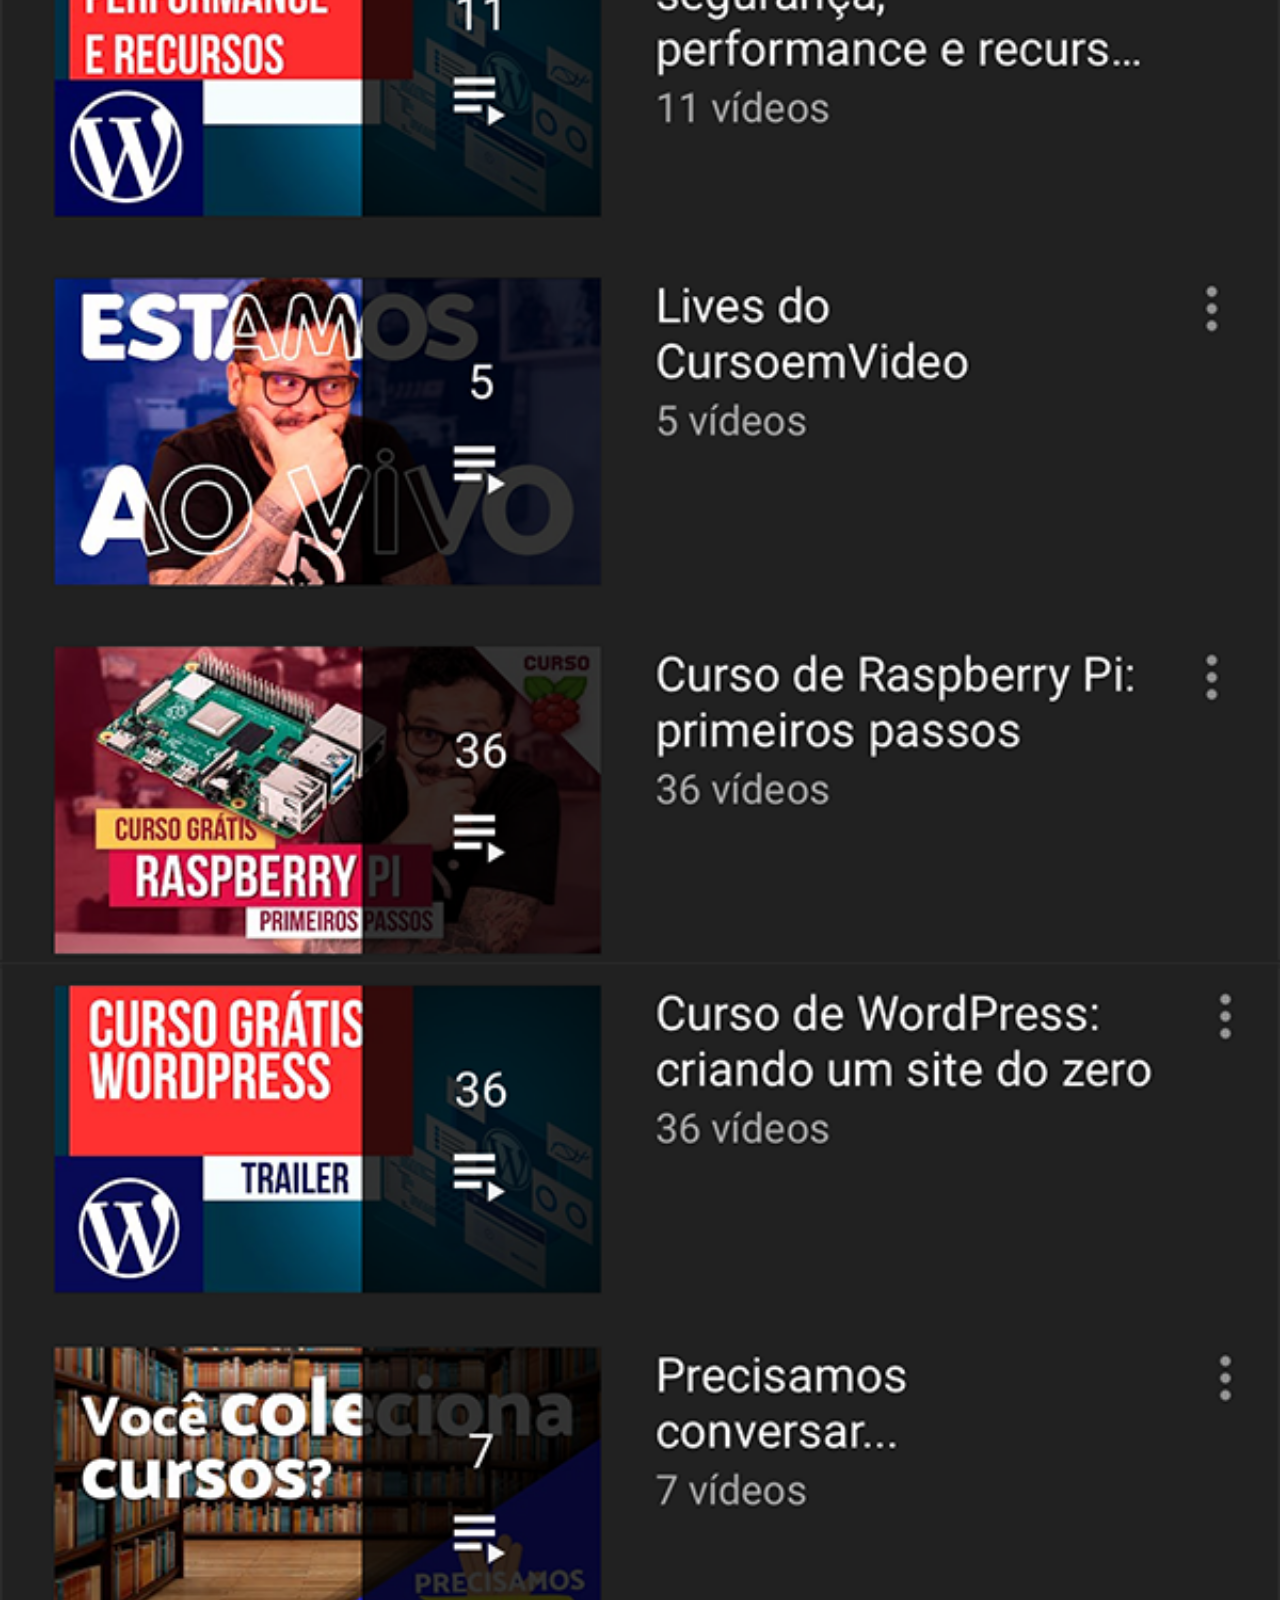
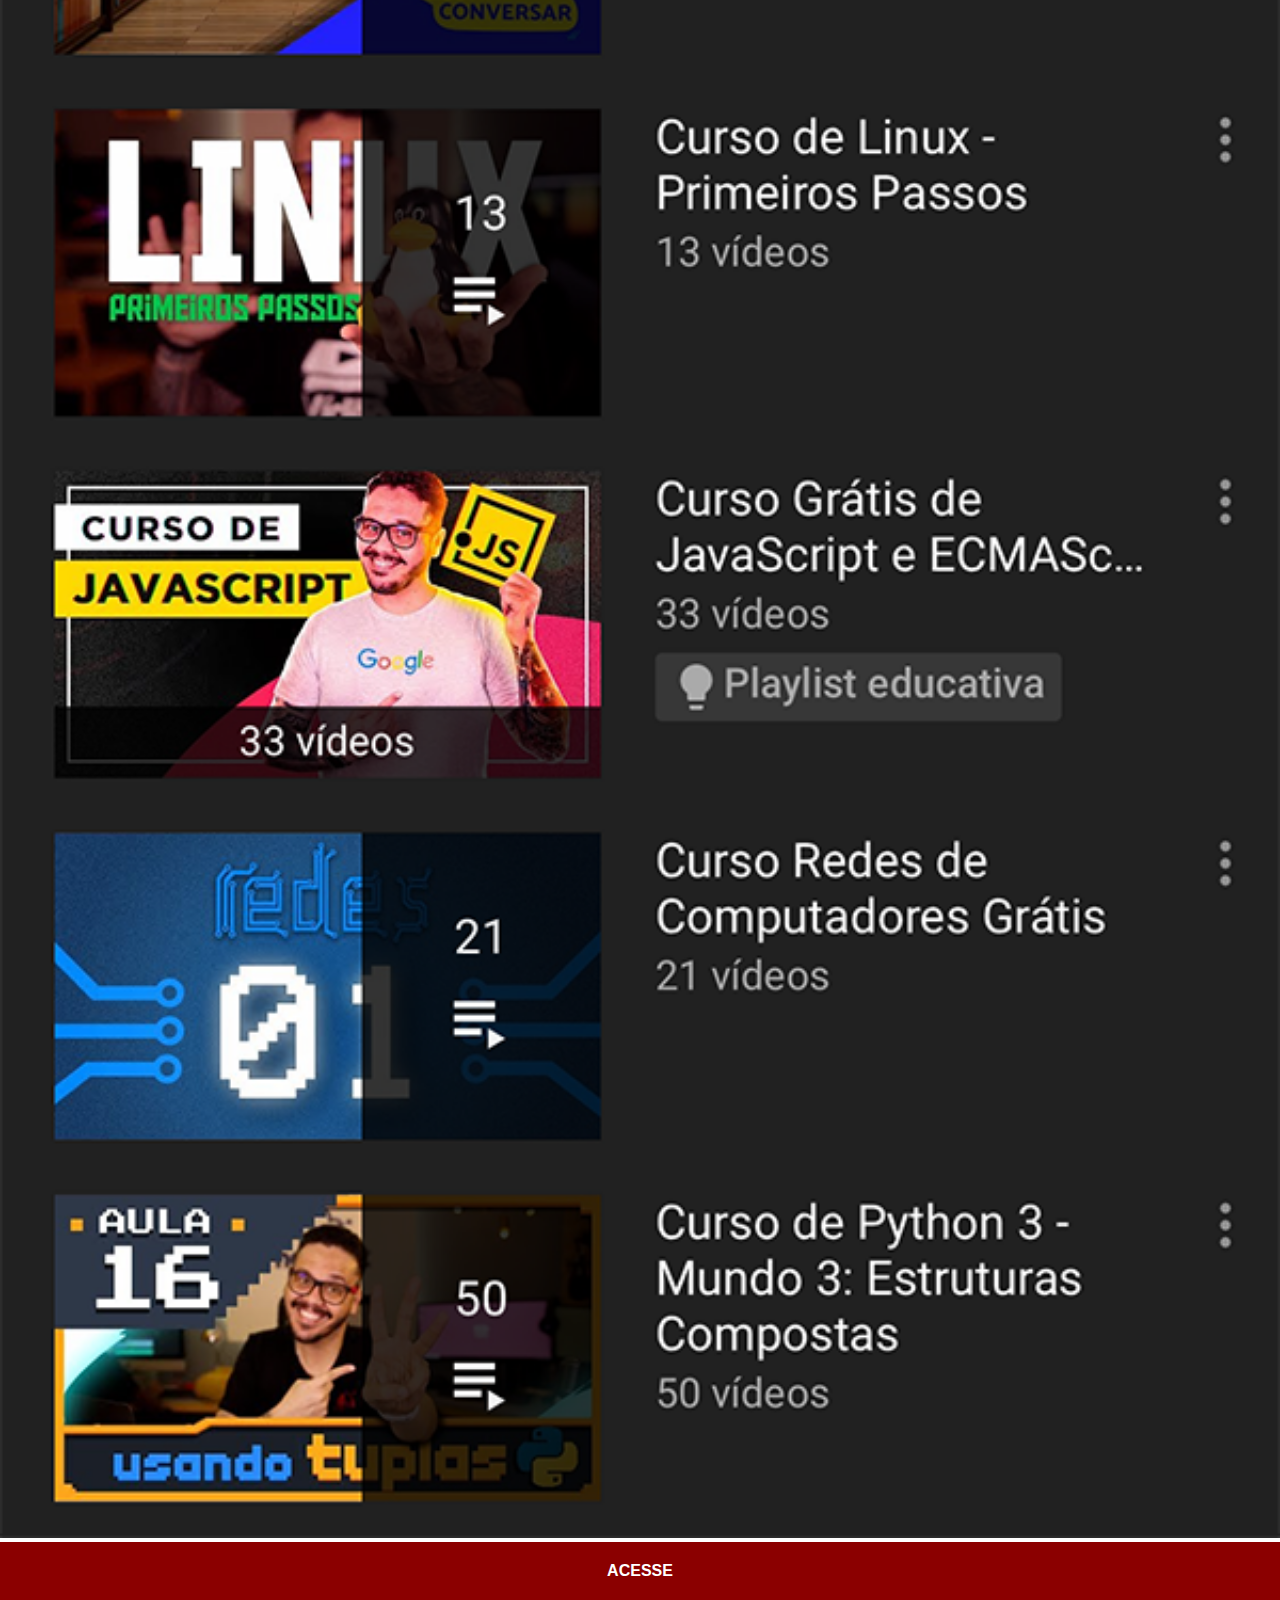
<file: youtube.html>
<!DOCTYPE html>
<html lang="pt-br">
<head>
    <meta charset="UTF-8">
    <meta name="viewport" content="width=device-width, initial-scale=1.0">
    <title>Youtube</title>
    <link rel="stylesheet" href="estilos/social.css">
</head>
<body>
    <img src="imagens/tela-youtube.png" alt="Youtube">
    <a href="https://www.youtube.com/c/CursoemVídeo/playlists" target="_blank">ACESSE</a>
</body>
</html>
</file>
<file: estilos/social.css>
@charset "UTF-8";
* {
    margin: 0px;
    padding: 0px;
    font-family: Arial, Helvetica, sans-serif;
}

::-webkit-scrollbar {
    width: 0px;
    height: 0px;
}

img {
    width: 100vw;

}

a {
    display: block;
    background-color: darkred;
    color: white;
    padding: 20px;
    text-align: center;
    font-weight: bolder;
    text-decoration: none;

}

a:hover {
    background-color: red;
}
</file>
